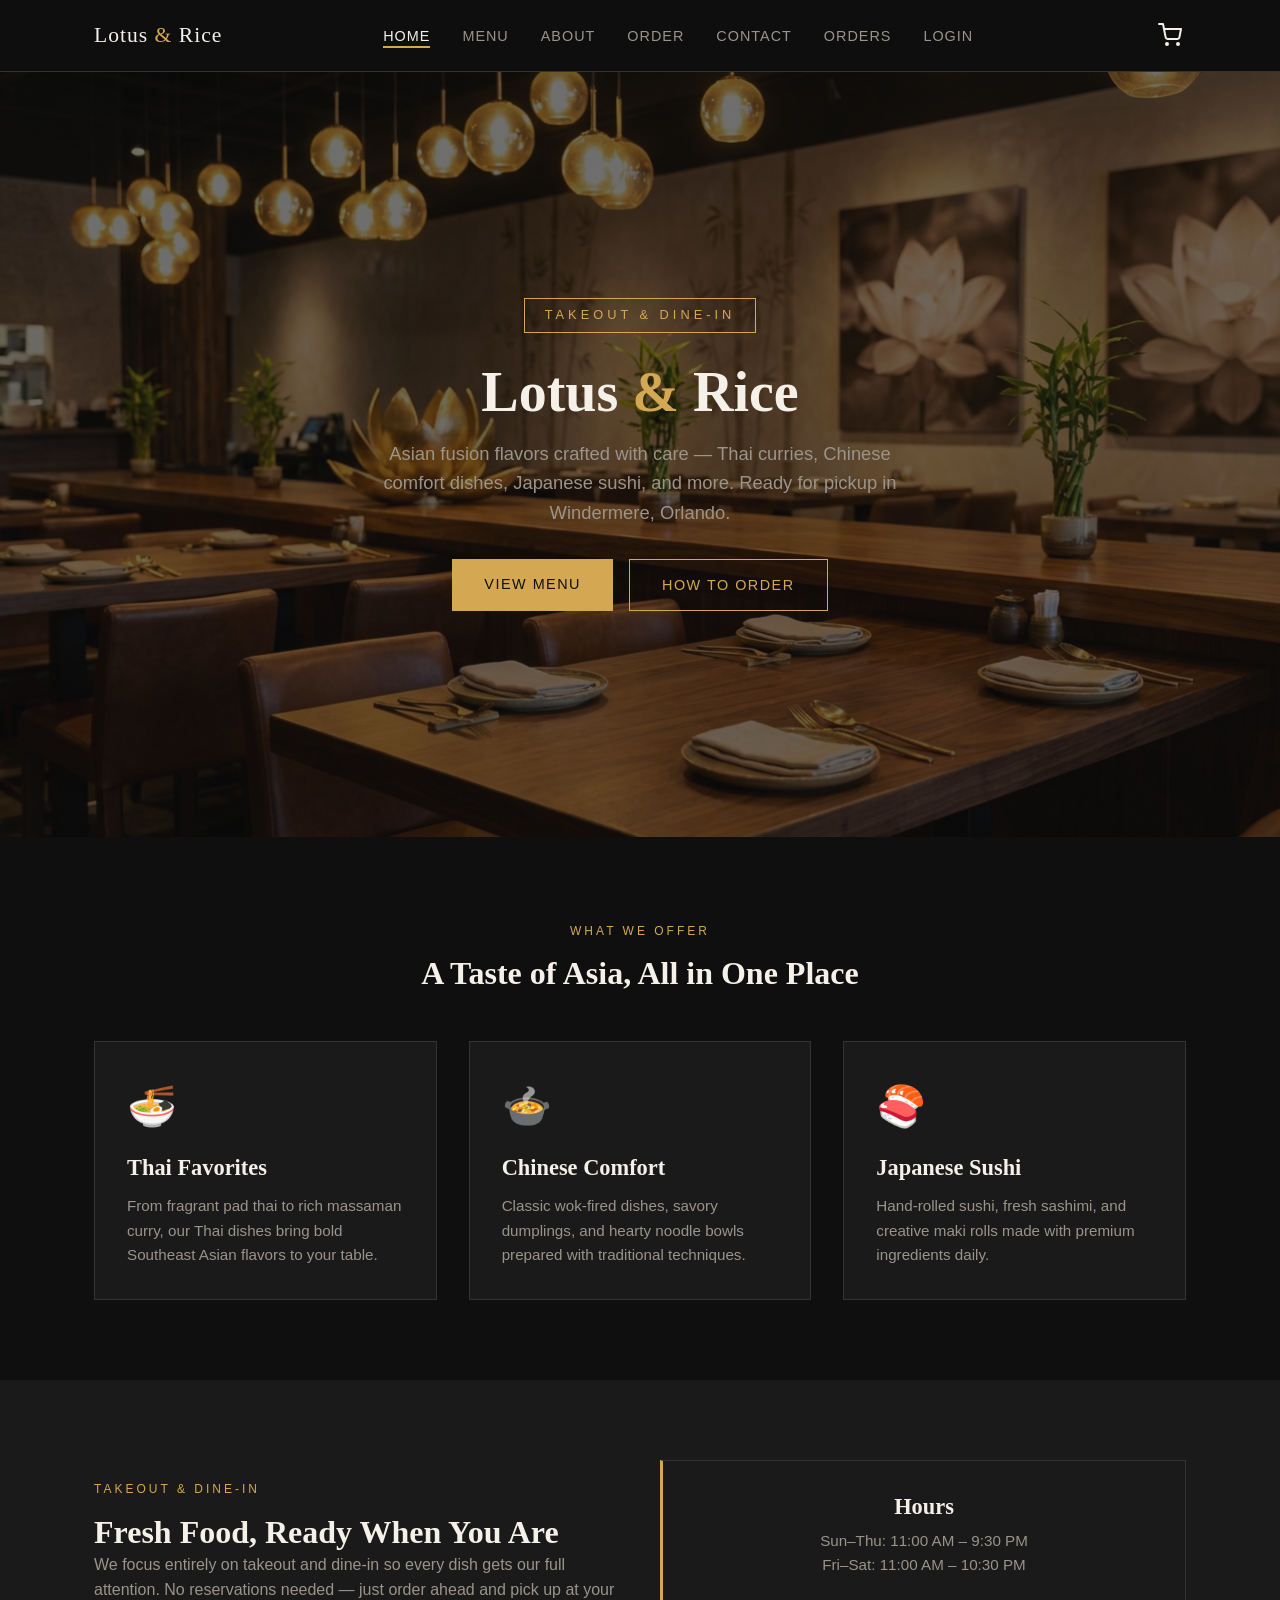
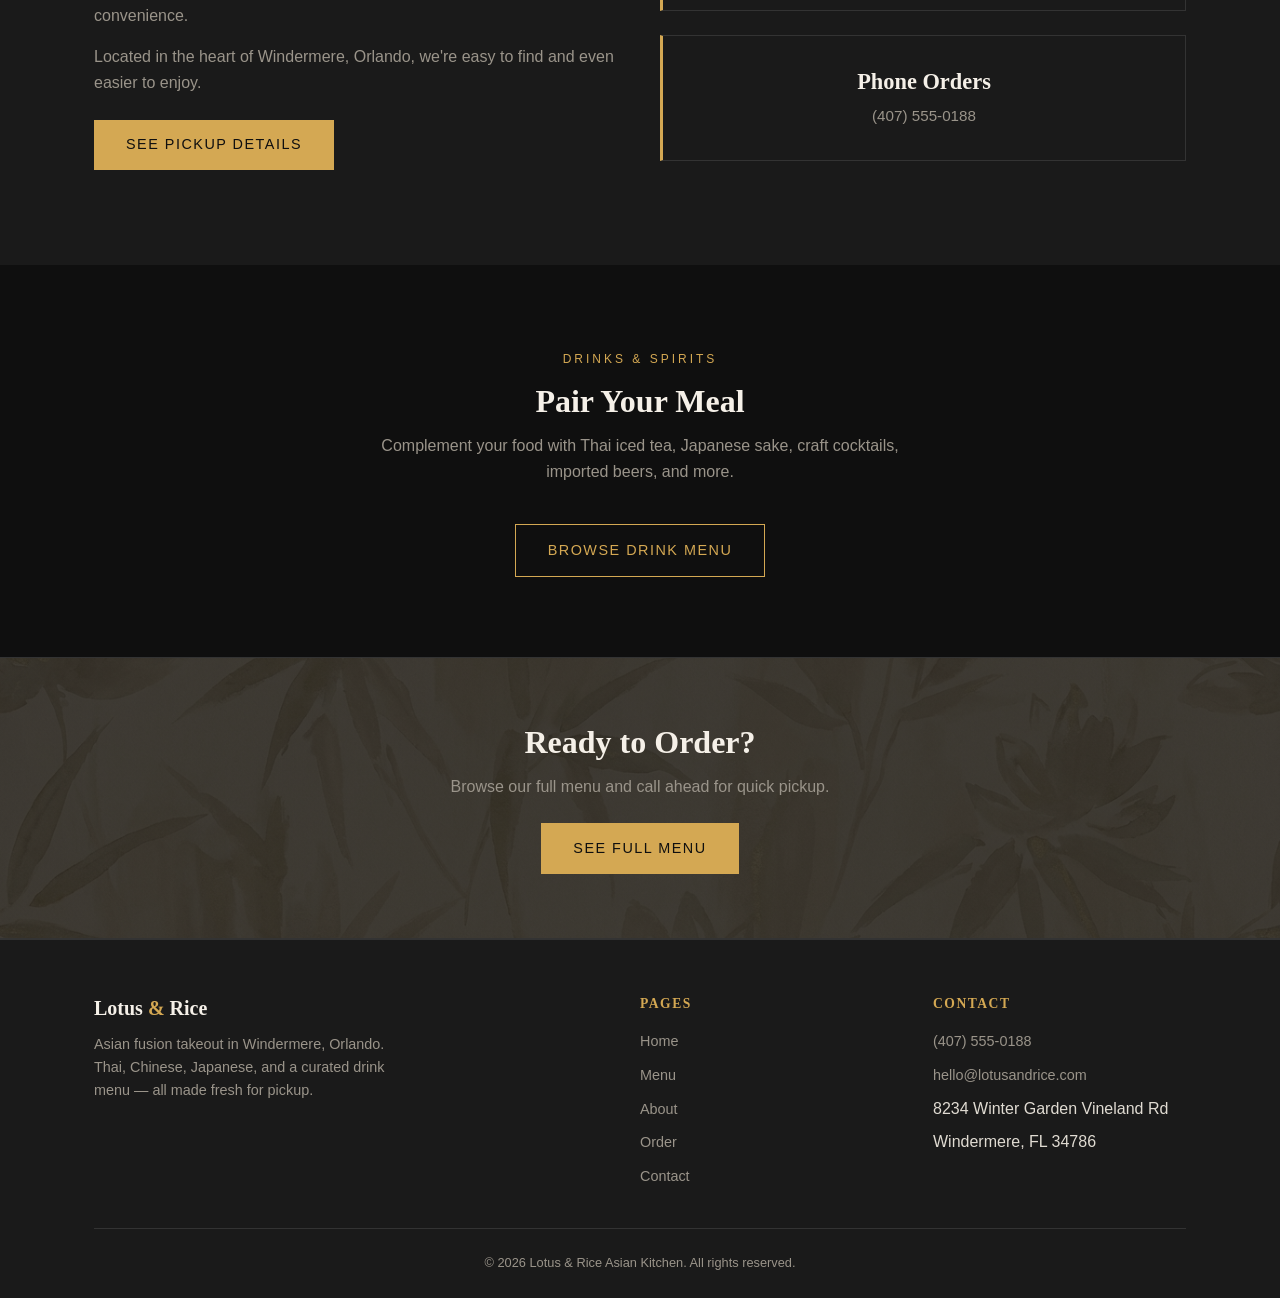
<file: index.html>
<!DOCTYPE html>
<html lang="en">
<head>
  <meta charset="UTF-8">
  <meta name="viewport" content="width=device-width, initial-scale=1.0">
  <title>Lotus &amp; Rice Asian Kitchen | Windermere, Orlando</title>
  <meta name="description" content="Asian fusion takeout in Windermere, Orlando. Thai, Chinese, Japanese sushi, and craft drinks. Order online for pickup today.">
  <link rel="stylesheet" href="styles.css">
</head>
<body>

  <!-- Navigation -->
  <nav class="nav">
    <div class="container">
      <a href="index.html" class="nav__logo">Lotus <span>&amp;</span> Rice</a>
      <ul class="nav__links" id="navLinks">
        <li><a href="index.html" class="active">Home</a></li>
        <li><a href="menu.html">Menu</a></li>
        <li><a href="about.html">About</a></li>
        <li><a href="order.html">Order</a></li>
        <li><a href="contact.html">Contact</a></li>
        <li><a href="orders.html">Orders</a></li>
      </ul>
      <button class="nav__cart" id="cartBtn" aria-label="Open cart">
        <svg width="24" height="24" viewBox="0 0 24 24" fill="none" stroke="currentColor" stroke-width="2" stroke-linecap="round" stroke-linejoin="round"><circle cx="9" cy="21" r="1"/><circle cx="20" cy="21" r="1"/><path d="M1 1h4l2.68 13.39a2 2 0 0 0 2 1.61h9.72a2 2 0 0 0 2-1.61L23 6H6"/></svg>
        <span class="nav__cart-badge" id="cartBadge" style="display:none;">0</span>
      </button>
      <button class="nav__toggle" id="navToggle" aria-label="Toggle navigation">
        <span></span><span></span><span></span>
      </button>
    </div>
  </nav>

  <!-- Hero -->
  <section class="hero">
    <div class="hero__content">
      <span class="hero__tagline">Takeout &amp; Dine-In</span>
      <h1>Lotus <span>&amp;</span> Rice</h1>
      <p class="hero__subtitle">
        Asian fusion flavors crafted with care &mdash; Thai curries, Chinese comfort dishes,
        Japanese sushi, and more. Ready for pickup in Windermere, Orlando.
      </p>
      <div class="btn-group">
        <a href="menu.html" class="btn btn--primary">View Menu</a>
        <a href="order.html" class="btn btn--outline">How to Order</a>
      </div>
    </div>
  </section>

  <!-- What We Offer -->
  <section class="section">
    <div class="container">
      <div class="text-center" style="margin-bottom: 3rem;">
        <span class="section-label">What We Offer</span>
        <h2>A Taste of Asia, All in One Place</h2>
      </div>
      <div class="grid-3">
        <div class="card">
          <div class="card__icon">&#127836;</div>
          <h3>Thai Favorites</h3>
          <p>From fragrant pad thai to rich massaman curry, our Thai dishes bring bold
             Southeast Asian flavors to your table.</p>
        </div>
        <div class="card">
          <div class="card__icon">&#127858;</div>
          <h3>Chinese Comfort</h3>
          <p>Classic wok-fired dishes, savory dumplings, and hearty noodle bowls
             prepared with traditional techniques.</p>
        </div>
        <div class="card">
          <div class="card__icon">&#127843;</div>
          <h3>Japanese Sushi</h3>
          <p>Hand-rolled sushi, fresh sashimi, and creative maki rolls made with
             premium ingredients daily.</p>
        </div>
      </div>
    </div>
  </section>

  <!-- Pickup CTA -->
  <section class="section section--alt">
    <div class="container">
      <div class="grid-2" style="align-items: center;">
        <div>
          <span class="section-label">Takeout &amp; Dine-In</span>
          <h2>Fresh Food, Ready When You Are</h2>
          <p style="color: var(--color-text-muted); margin-bottom: 1rem;">
            We focus entirely on takeout and dine-in so every dish gets our full attention.
            No reservations needed &mdash; just order ahead and pick up at your convenience.
          </p>
          <p style="color: var(--color-text-muted); margin-bottom: 1.5rem;">
            Located in the heart of Windermere, Orlando, we're easy to find and even
            easier to enjoy.
          </p>
          <a href="order.html" class="btn btn--primary">See Pickup Details</a>
        </div>
        <div style="text-align: center;">
          <div class="info-box">
            <h3>Hours</h3>
            <p>Sun&ndash;Thu: 11:00 AM &ndash; 9:30 PM</p>
            <p>Fri&ndash;Sat: 11:00 AM &ndash; 10:30 PM</p>
          </div>
          <div class="info-box">
            <h3>Phone Orders</h3>
            <p>(407) 555-0188</p>
          </div>
        </div>
      </div>
    </div>
  </section>

  <!-- Drinks -->
  <section class="section">
    <div class="container text-center">
      <span class="section-label">Drinks &amp; Spirits</span>
      <h2>Pair Your Meal</h2>
      <p style="color: var(--color-text-muted); max-width: 520px; margin: 0.75rem auto 2.5rem;">
        Complement your food with Thai iced tea, Japanese sake, craft cocktails,
        imported beers, and more.
      </p>
      <a href="menu.html#drinks" class="btn btn--outline">Browse Drink Menu</a>
    </div>
  </section>

  <!-- CTA Banner -->
  <section class="cta-banner">
    <div class="container">
      <h2>Ready to Order?</h2>
      <p>Browse our full menu and call ahead for quick pickup.</p>
      <a href="menu.html" class="btn btn--primary">See Full Menu</a>
    </div>
  </section>

  <!-- Footer -->
  <footer class="footer">
    <div class="container">
      <div class="footer__grid">
        <div class="footer__brand">
          <h3>Lotus <span>&amp;</span> Rice</h3>
          <p>Asian fusion takeout in Windermere, Orlando. Thai, Chinese, Japanese,
             and a curated drink menu &mdash; all made fresh for pickup.</p>
        </div>
        <div class="footer__col">
          <h4>Pages</h4>
          <ul>
            <li><a href="index.html">Home</a></li>
            <li><a href="menu.html">Menu</a></li>
            <li><a href="about.html">About</a></li>
            <li><a href="order.html">Order</a></li>
            <li><a href="contact.html">Contact</a></li>
          </ul>
        </div>
        <div class="footer__col">
          <h4>Contact</h4>
          <ul>
            <li><a href="tel:+14075550188">(407) 555-0188</a></li>
            <li><a href="mailto:hello@lotusandrice.com">hello@lotusandrice.com</a></li>
            <li>8234 Winter Garden Vineland Rd</li>
            <li>Windermere, FL 34786</li>
          </ul>
        </div>
      </div>
      <div class="footer__bottom">
        <p>&copy; 2026 Lotus &amp; Rice Asian Kitchen. All rights reserved.</p>
      </div>
    </div>
  </footer>

  <!-- Cart Overlay & Drawer -->
  <div class="cart-overlay" id="cartOverlay"></div>
  <aside class="cart-drawer" id="cartDrawer">
    <div class="cart-drawer__header">
      <h3>Your Cart</h3>
      <button class="cart-drawer__close" id="cartClose">&times;</button>
    </div>
    <div class="cart-drawer__body" id="cartBody"></div>
    <div class="cart-drawer__footer" id="cartFooter"></div>
  </aside>

  <script src="cart.js"></script>
  <script src="auth.js"></script>
  <script>
    document.getElementById("navToggle").addEventListener("click", function () {
      document.getElementById("navLinks").classList.toggle("open");
    });
  </script>

</body>
</html>
</file>
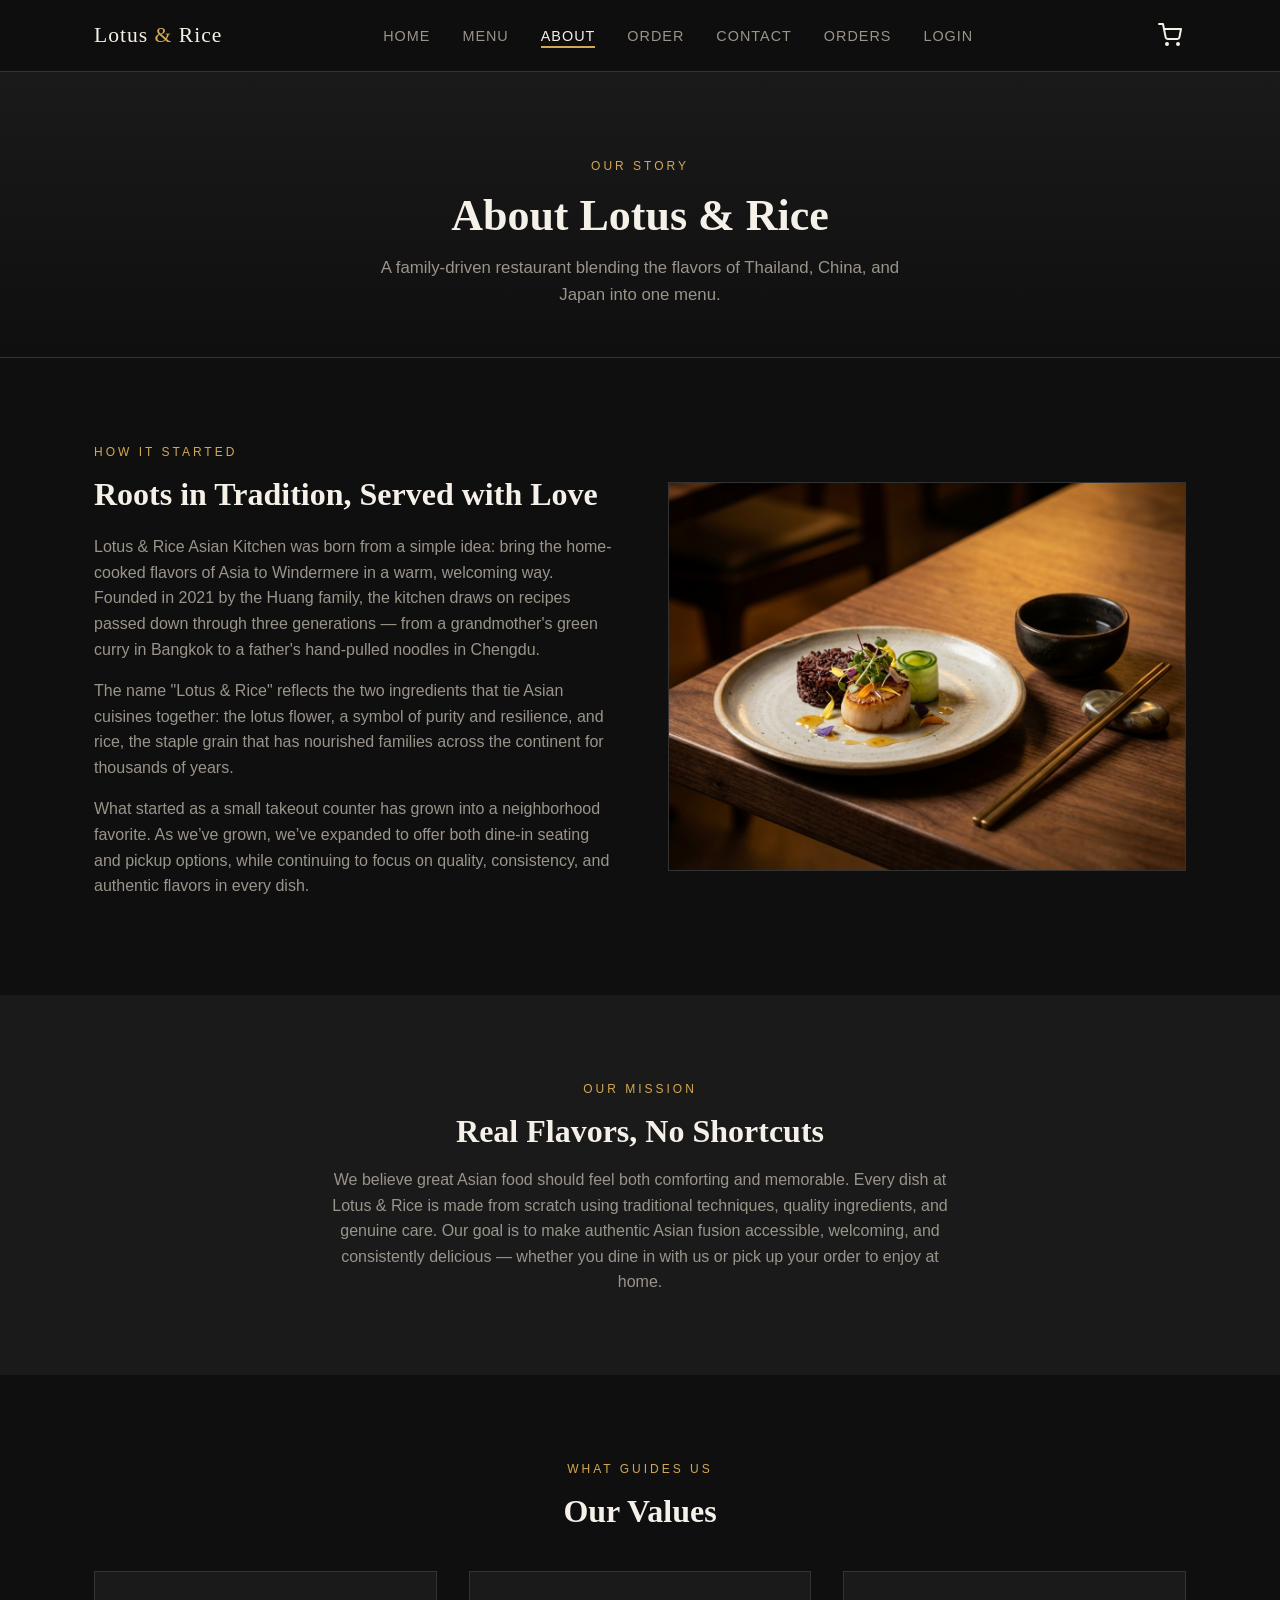
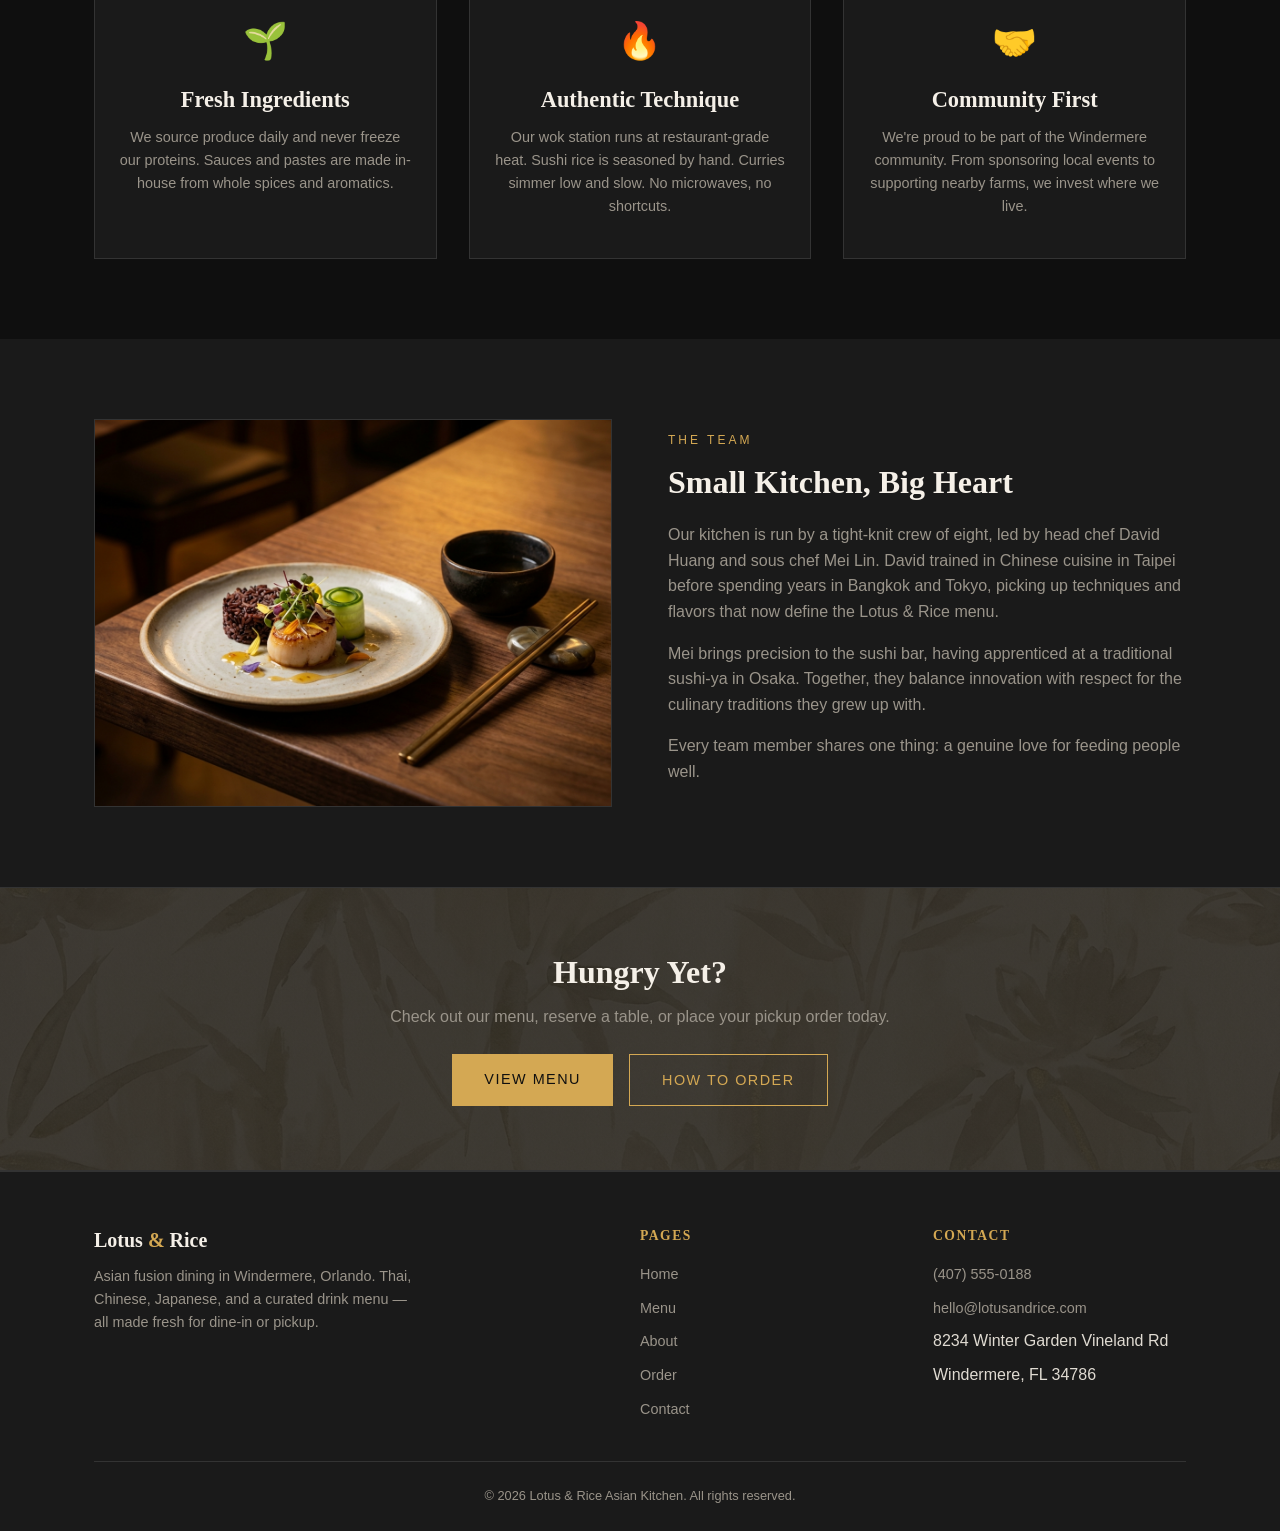
<file: about.html>
<!DOCTYPE html>
<html lang="en">
<head>
  <meta charset="UTF-8">
  <meta name="viewport" content="width=device-width, initial-scale=1.0">
  <title>About | Lotus &amp; Rice Asian Kitchen</title>
  <meta name="description" content="Learn the story behind Lotus & Rice Asian Kitchen, a family-owned Asian fusion restaurant offering dine-in and pickup in Windermere, Orlando.">
  <link rel="stylesheet" href="styles.css">
</head>
<body>

  <!-- Navigation -->
  <nav class="nav">
    <div class="container">
      <a href="index.html" class="nav__logo">Lotus <span>&amp;</span> Rice</a>
      <ul class="nav__links" id="navLinks">
        <li><a href="index.html">Home</a></li>
        <li><a href="menu.html">Menu</a></li>
        <li><a href="about.html" class="active">About</a></li>
        <li><a href="order.html">Order</a></li>
        <li><a href="contact.html">Contact</a></li>
        <li><a href="orders.html">Orders</a></li>
      </ul>
      <button class="nav__cart" id="cartBtn" aria-label="Open cart">
        <svg width="24" height="24" viewBox="0 0 24 24" fill="none" stroke="currentColor" stroke-width="2" stroke-linecap="round" stroke-linejoin="round"><circle cx="9" cy="21" r="1"/><circle cx="20" cy="21" r="1"/><path d="M1 1h4l2.68 13.39a2 2 0 0 0 2 1.61h9.72a2 2 0 0 0 2-1.61L23 6H6"/></svg>
        <span class="nav__cart-badge" id="cartBadge" style="display:none;">0</span>
      </button>
      <button class="nav__toggle" id="navToggle" aria-label="Toggle navigation">
        <span></span><span></span><span></span>
      </button>
    </div>
  </nav>

  <!-- Page Header -->
  <header class="page-header">
    <div class="container">
      <span class="section-label">Our Story</span>
      <h1>About Lotus &amp; Rice</h1>
      <p>A family-driven restaurant blending the flavors of Thailand, China, and Japan into one menu.</p>
    </div>
  </header>

  <!-- Story Section -->
  <section class="section">
    <div class="container">
      <div class="about-story">
        <div class="about-story__text">
          <span class="section-label">How It Started</span>
          <h2>Roots in Tradition, Served with Love</h2>
          <p>
            Lotus &amp; Rice Asian Kitchen was born from a simple idea: bring the home-cooked
            flavors of Asia to Windermere in a warm, welcoming way. Founded
            in 2021 by the Huang family, the kitchen draws on recipes passed down through three
            generations &mdash; from a grandmother's green curry in Bangkok to a father's
            hand-pulled noodles in Chengdu.
          </p>
          <p>
            The name "Lotus &amp; Rice" reflects the two ingredients that tie Asian cuisines
            together: the lotus flower, a symbol of purity and resilience, and rice, the staple
            grain that has nourished families across the continent for thousands of years.
          </p>
          <p>
            What started as a small takeout counter has grown into a neighborhood favorite.
            As we&rsquo;ve grown, we&rsquo;ve expanded to offer both dine-in seating and pickup options,
            while continuing to focus on quality, consistency, and authentic flavors in every dish.
          </p>
        </div>
        <div class="about-story__image">
          <img src="public/images/about.jpg" alt="Elegant Asian fusion dish at Lotus & Rice" loading="lazy">
        </div>
      </div>
    </div>
  </section>

  <!-- Mission -->
  <section class="section section--alt">
    <div class="container text-center">
      <span class="section-label">Our Mission</span>
      <h2>Real Flavors, No Shortcuts</h2>
      <p style="color: var(--color-text-muted); max-width: 640px; margin: 1rem auto 0;">
        We believe great Asian food should feel both comforting and memorable.
        Every dish at Lotus &amp; Rice is made from scratch using traditional techniques,
        quality ingredients, and genuine care. Our goal is to make authentic Asian fusion
        accessible, welcoming, and consistently delicious &mdash; whether you dine in with us
        or pick up your order to enjoy at home.
      </p>
    </div>
  </section>

  <!-- Values -->
  <section class="section">
    <div class="container">
      <div class="text-center" style="margin-bottom: 2rem;">
        <span class="section-label">What Guides Us</span>
        <h2>Our Values</h2>
      </div>
      <div class="values-grid">
        <div class="value-card">
          <div class="value-card__icon">&#127793;</div>
          <h3>Fresh Ingredients</h3>
          <p>We source produce daily and never freeze our proteins. Sauces and pastes are made
             in-house from whole spices and aromatics.</p>
        </div>
        <div class="value-card">
          <div class="value-card__icon">&#128293;</div>
          <h3>Authentic Technique</h3>
          <p>Our wok station runs at restaurant-grade heat. Sushi rice is seasoned by hand.
             Curries simmer low and slow. No microwaves, no shortcuts.</p>
        </div>
        <div class="value-card">
          <div class="value-card__icon">&#129309;</div>
          <h3>Community First</h3>
          <p>We're proud to be part of the Windermere community. From sponsoring local
             events to supporting nearby farms, we invest where we live.</p>
        </div>
      </div>
    </div>
  </section>

  <!-- The Team -->
  <section class="section section--alt">
    <div class="container">
      <div class="about-story">
        <div class="about-story__image">
          <img src="public/images/about.jpg" alt="The Lotus & Rice kitchen team" loading="lazy">
        </div>
        <div class="about-story__text">
          <span class="section-label">The Team</span>
          <h2>Small Kitchen, Big Heart</h2>
          <p>
            Our kitchen is run by a tight-knit crew of eight, led by head chef David Huang
            and sous chef Mei Lin. David trained in Chinese cuisine in Taipei before
            spending years in Bangkok and Tokyo, picking up techniques and flavors that now
            define the Lotus &amp; Rice menu.
          </p>
          <p>
            Mei brings precision to the sushi bar, having apprenticed at a traditional
            sushi-ya in Osaka. Together, they balance innovation with respect for the
            culinary traditions they grew up with.
          </p>
          <p>
            Every team member shares one thing: a genuine love for feeding people well.
          </p>
        </div>
      </div>
    </div>
  </section>

  <!-- CTA Banner -->
  <section class="cta-banner">
    <div class="container">
      <h2>Hungry Yet?</h2>
      <p>Check out our menu, reserve a table, or place your pickup order today.</p>
      <div class="btn-group">
        <a href="menu.html" class="btn btn--primary">View Menu</a>
        <a href="order.html" class="btn btn--outline">How to Order</a>
      </div>
    </div>
  </section>

  <!-- Footer -->
  <footer class="footer">
    <div class="container">
      <div class="footer__grid">
        <div class="footer__brand">
          <h3>Lotus <span>&amp;</span> Rice</h3>
          <p>Asian fusion dining in Windermere, Orlando. Thai, Chinese, Japanese,
             and a curated drink menu &mdash; all made fresh for dine-in or pickup.</p>
        </div>
        <div class="footer__col">
          <h4>Pages</h4>
          <ul>
            <li><a href="index.html">Home</a></li>
            <li><a href="menu.html">Menu</a></li>
            <li><a href="about.html">About</a></li>
            <li><a href="order.html">Order</a></li>
            <li><a href="contact.html">Contact</a></li>
          </ul>
        </div>
        <div class="footer__col">
          <h4>Contact</h4>
          <ul>
            <li><a href="tel:+14075550188">(407) 555-0188</a></li>
            <li><a href="mailto:hello@lotusandrice.com">hello@lotusandrice.com</a></li>
            <li>8234 Winter Garden Vineland Rd</li>
            <li>Windermere, FL 34786</li>
          </ul>
        </div>
      </div>
      <div class="footer__bottom">
        <p>&copy; 2026 Lotus &amp; Rice Asian Kitchen. All rights reserved.</p>
      </div>
    </div>
  </footer>

  <!-- Cart Overlay & Drawer -->
  <div class="cart-overlay" id="cartOverlay"></div>
  <aside class="cart-drawer" id="cartDrawer">
    <div class="cart-drawer__header">
      <h3>Your Cart</h3>
      <button class="cart-drawer__close" id="cartClose">&times;</button>
    </div>
    <div class="cart-drawer__body" id="cartBody"></div>
    <div class="cart-drawer__footer" id="cartFooter"></div>
  </aside>

  <script src="cart.js"></script>
  <script src="auth.js"></script>
  <script>
    document.getElementById("navToggle").addEventListener("click", function () {
      document.getElementById("navLinks").classList.toggle("open");
    });
  </script>

</body>
</html>
</file>
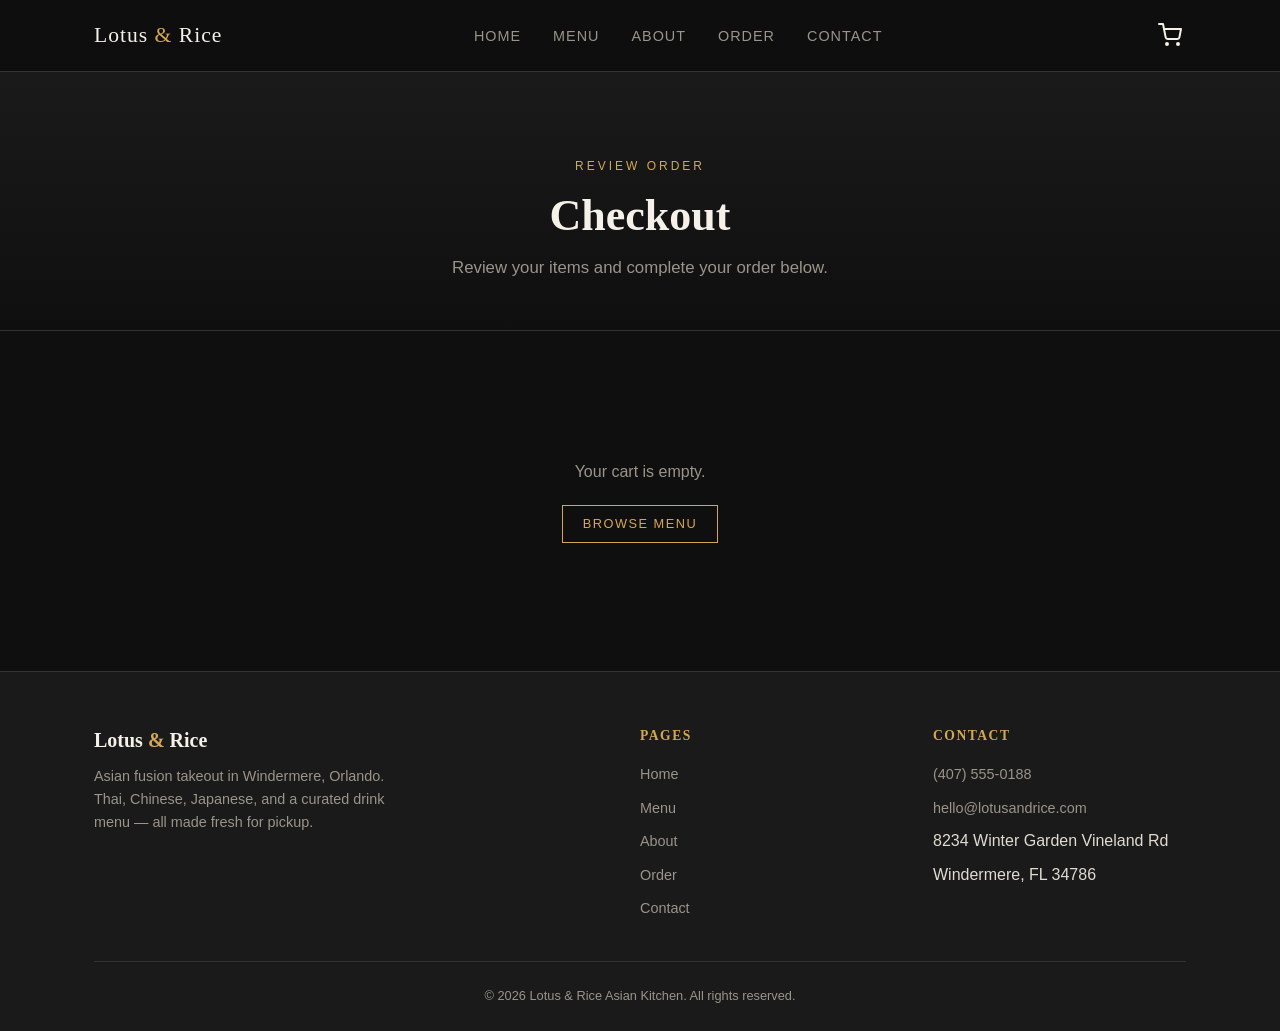
<file: checkout.html>
<!DOCTYPE html>
<html lang="en">
<head>
  <meta charset="UTF-8">
  <meta name="viewport" content="width=device-width, initial-scale=1.0">
  <title>Checkout | Lotus &amp; Rice Asian Kitchen</title>
  <meta name="description" content="Review your order and checkout at Lotus & Rice Asian Kitchen.">
  <link rel="stylesheet" href="styles.css">
</head>
<body>

  <!-- Navigation -->
  <nav class="nav">
    <div class="container">
      <a href="index.html" class="nav__logo">Lotus <span>&amp;</span> Rice</a>
      <ul class="nav__links" id="navLinks">
        <li><a href="index.html">Home</a></li>
        <li><a href="menu.html">Menu</a></li>
        <li><a href="about.html">About</a></li>
        <li><a href="order.html">Order</a></li>
        <li><a href="contact.html">Contact</a></li>
      </ul>
      <button class="nav__cart" id="cartBtn" aria-label="Open cart">
        <svg width="24" height="24" viewBox="0 0 24 24" fill="none" stroke="currentColor" stroke-width="2" stroke-linecap="round" stroke-linejoin="round"><circle cx="9" cy="21" r="1"/><circle cx="20" cy="21" r="1"/><path d="M1 1h4l2.68 13.39a2 2 0 0 0 2 1.61h9.72a2 2 0 0 0 2-1.61L23 6H6"/></svg>
        <span class="nav__cart-badge" id="cartBadge" style="display:none;">0</span>
      </button>
      <button class="nav__toggle" id="navToggle" aria-label="Toggle navigation">
        <span></span><span></span><span></span>
      </button>
    </div>
  </nav>

  <!-- Page Header -->
  <header class="page-header">
    <div class="container">
      <span class="section-label">Review Order</span>
      <h1>Checkout</h1>
      <p>Review your items and complete your order below.</p>
    </div>
  </header>

  <!-- Checkout Content -->
  <section class="section">
    <div class="container">
      <div id="checkoutContent"></div>
    </div>
  </section>

  <!-- Footer -->
  <footer class="footer">
    <div class="container">
      <div class="footer__grid">
        <div class="footer__brand">
          <h3>Lotus <span>&amp;</span> Rice</h3>
          <p>Asian fusion takeout in Windermere, Orlando. Thai, Chinese, Japanese,
             and a curated drink menu &mdash; all made fresh for pickup.</p>
        </div>
        <div class="footer__col">
          <h4>Pages</h4>
          <ul>
            <li><a href="index.html">Home</a></li>
            <li><a href="menu.html">Menu</a></li>
            <li><a href="about.html">About</a></li>
            <li><a href="order.html">Order</a></li>
            <li><a href="contact.html">Contact</a></li>
          </ul>
        </div>
        <div class="footer__col">
          <h4>Contact</h4>
          <ul>
            <li><a href="tel:+14075550188">(407) 555-0188</a></li>
            <li><a href="mailto:hello@lotusandrice.com">hello@lotusandrice.com</a></li>
            <li>8234 Winter Garden Vineland Rd</li>
            <li>Windermere, FL 34786</li>
          </ul>
        </div>
      </div>
      <div class="footer__bottom">
        <p>&copy; 2026 Lotus &amp; Rice Asian Kitchen. All rights reserved.</p>
      </div>
    </div>
  </footer>

  <!-- Cart Overlay & Drawer -->
  <div class="cart-overlay" id="cartOverlay"></div>
  <aside class="cart-drawer" id="cartDrawer">
    <div class="cart-drawer__header">
      <h3>Your Cart</h3>
      <button class="cart-drawer__close" id="cartClose">&times;</button>
    </div>
    <div class="cart-drawer__body" id="cartBody"></div>
    <div class="cart-drawer__footer" id="cartFooter"></div>
  </aside>

  <script src="cart.js"></script>
  <script>
    document.getElementById("navToggle").addEventListener("click", function () {
      document.getElementById("navLinks").classList.toggle("open");
    });
  </script>

</body>
</html>
</file>
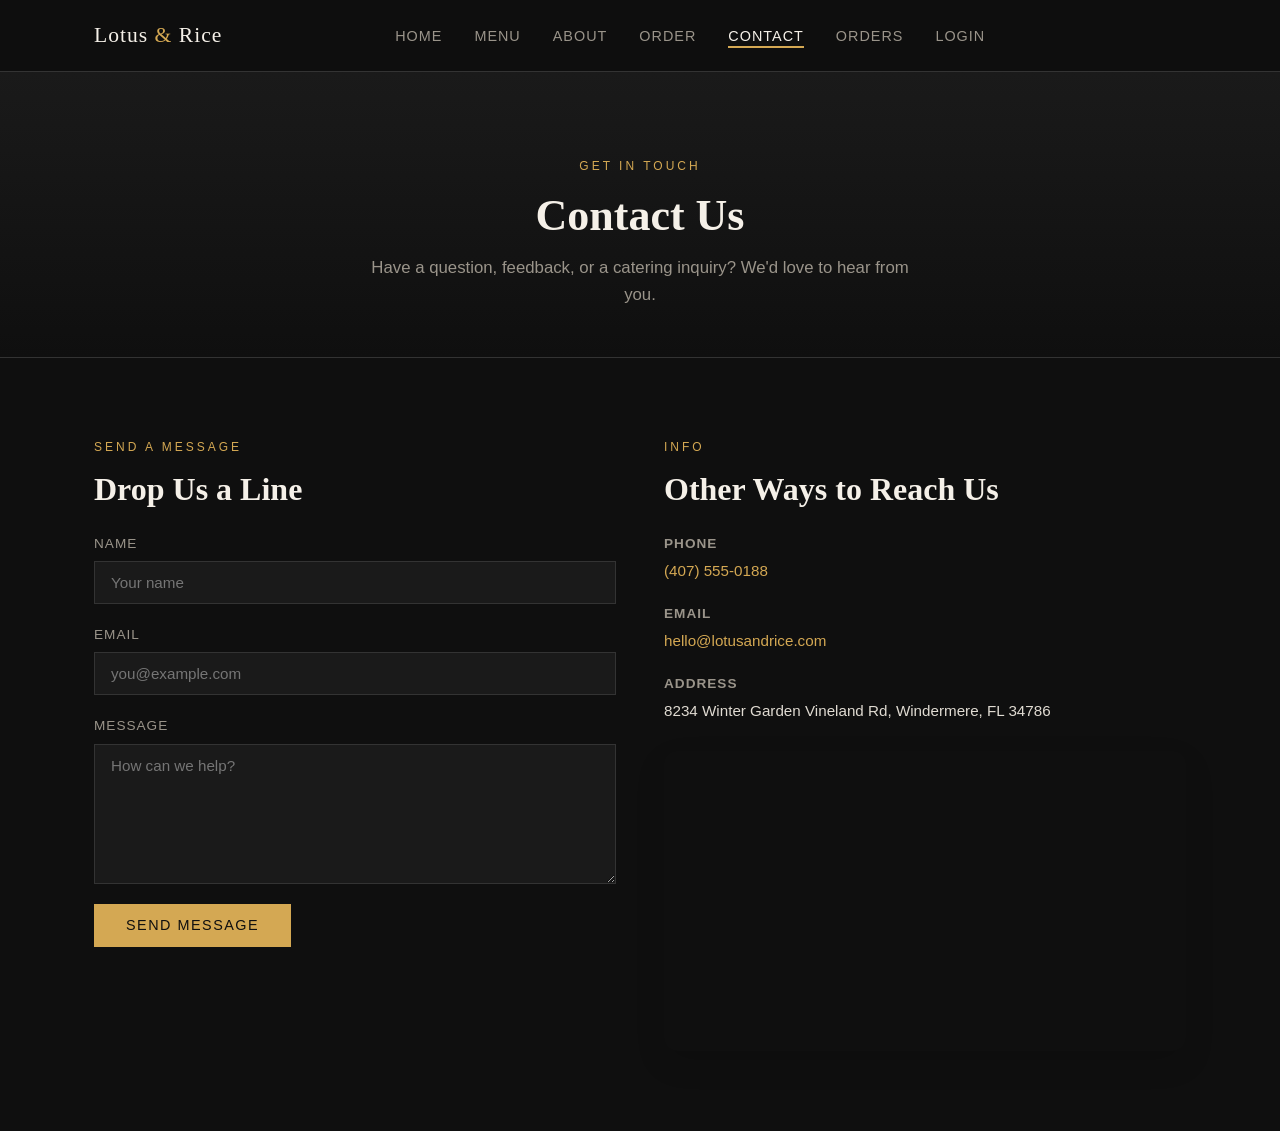
<file: contact.html>
<!DOCTYPE html>
<html lang="en">
<head>
  <meta charset="UTF-8">
  <meta name="viewport" content="width=device-width, initial-scale=1.0">
  <title>Contact | Lotus &amp; Rice Asian Kitchen</title>
  <meta name="description" content="Get in touch with Lotus & Rice Asian Kitchen. Questions, catering inquiries, or feedback — we'd love to hear from you.">
  <link rel="stylesheet" href="styles.css">
</head>
<body>

  <!-- Navigation -->
  <nav class="nav">
    <div class="container">
      <a href="index.html" class="nav__logo">Lotus <span>&amp;</span> Rice</a>
      <ul class="nav__links" id="navLinks">
        <li><a href="index.html">Home</a></li>
        <li><a href="menu.html">Menu</a></li>
        <li><a href="about.html">About</a></li>
        <li><a href="order.html">Order</a></li>
        <li><a href="contact.html" class="active">Contact</a></li>
        <li><a href="orders.html">Orders</a></li>
      </ul>
      <button class="nav__cart" id="cartBtn" aria-label="Open cart">
        <span class="nav__cart-badge" id="cartBadge" style="display:none;">0</span>
      </button>
      <button class="nav__toggle" id="navToggle">
        <span></span><span></span><span></span>
      </button>
    </div>
  </nav>

  <!-- Header -->
  <header class="page-header">
    <div class="container">
      <span class="section-label">Get in Touch</span>
      <h1>Contact Us</h1>
      <p>Have a question, feedback, or a catering inquiry? We'd love to hear from you.</p>
    </div>
  </header>

  <!-- Contact Section -->
  <section class="section">
    <div class="container">
      <div class="contact-grid">

        <!-- Form -->
        <div class="contact-col">
          <span class="section-label">Send a Message</span>
          <h2 style="margin-bottom: 1.5rem;">Drop Us a Line</h2>

          <form class="contact-form" onsubmit="handleSubmit(event)">
            <div class="form-group">
              <label for="contactName">Name</label>
              <input type="text" id="contactName" name="name" placeholder="Your name" required>
            </div>
            <div class="form-group">
              <label for="contactEmail">Email</label>
              <input type="email" id="contactEmail" name="email" placeholder="you@example.com" required>
            </div>
            <div class="form-group">
              <label for="contactMessage">Message</label>
              <textarea id="contactMessage" name="message" placeholder="How can we help?" required></textarea>
            </div>
            <button type="submit" class="btn btn--primary" style="align-self: flex-start;">Send Message</button>
            <p id="formConfirmation" style="display:none; color: var(--color-gold); margin-top: 0.5rem;">
              Thank you! We'll get back to you soon.
            </p>
          </form>
        </div>

        <!-- Info -->
        <div class="contact-col">
          <span class="section-label">Info</span>
          <h2 style="margin-bottom: 1.5rem;">Other Ways to Reach Us</h2>

          <div class="contact-info-simple">
            <div class="contact-info-simple__item">
              <strong>Phone</strong>
              <p><a href="tel:+14075550188">(407) 555-0188</a></p>
            </div>
            <div class="contact-info-simple__item">
              <strong>Email</strong>
              <p><a href="mailto:hello@lotusandrice.com">hello@lotusandrice.com</a></p>
            </div>
            <div class="contact-info-simple__item">
              <strong>Address</strong>
              <p>8234 Winter Garden Vineland Rd, Windermere, FL 34786</p>
            </div>
          </div>

          <!-- ✅ 地图（已替换） -->
          <div class="map-container">
            <iframe
              src="https://www.google.com/maps?q=8234+Winter+Garden+Vineland+Rd,+Windermere,+FL+34786&output=embed"
              width="100%"
              height="300"
              style="border:0;"
              allowfullscreen=""
              loading="lazy">
            </iframe>
          </div>

        </div>

      </div>
    </div>
  </section>

  <script src="auth.js"></script>
  <script>
    function handleSubmit(e) {
      e.preventDefault();
      document.getElementById("formConfirmation").style.display = "block";
    }

    document.getElementById("navToggle").onclick = () => {
      document.getElementById("navLinks").classList.toggle("open");
    };
  </script>

</body>
</html>
</file>
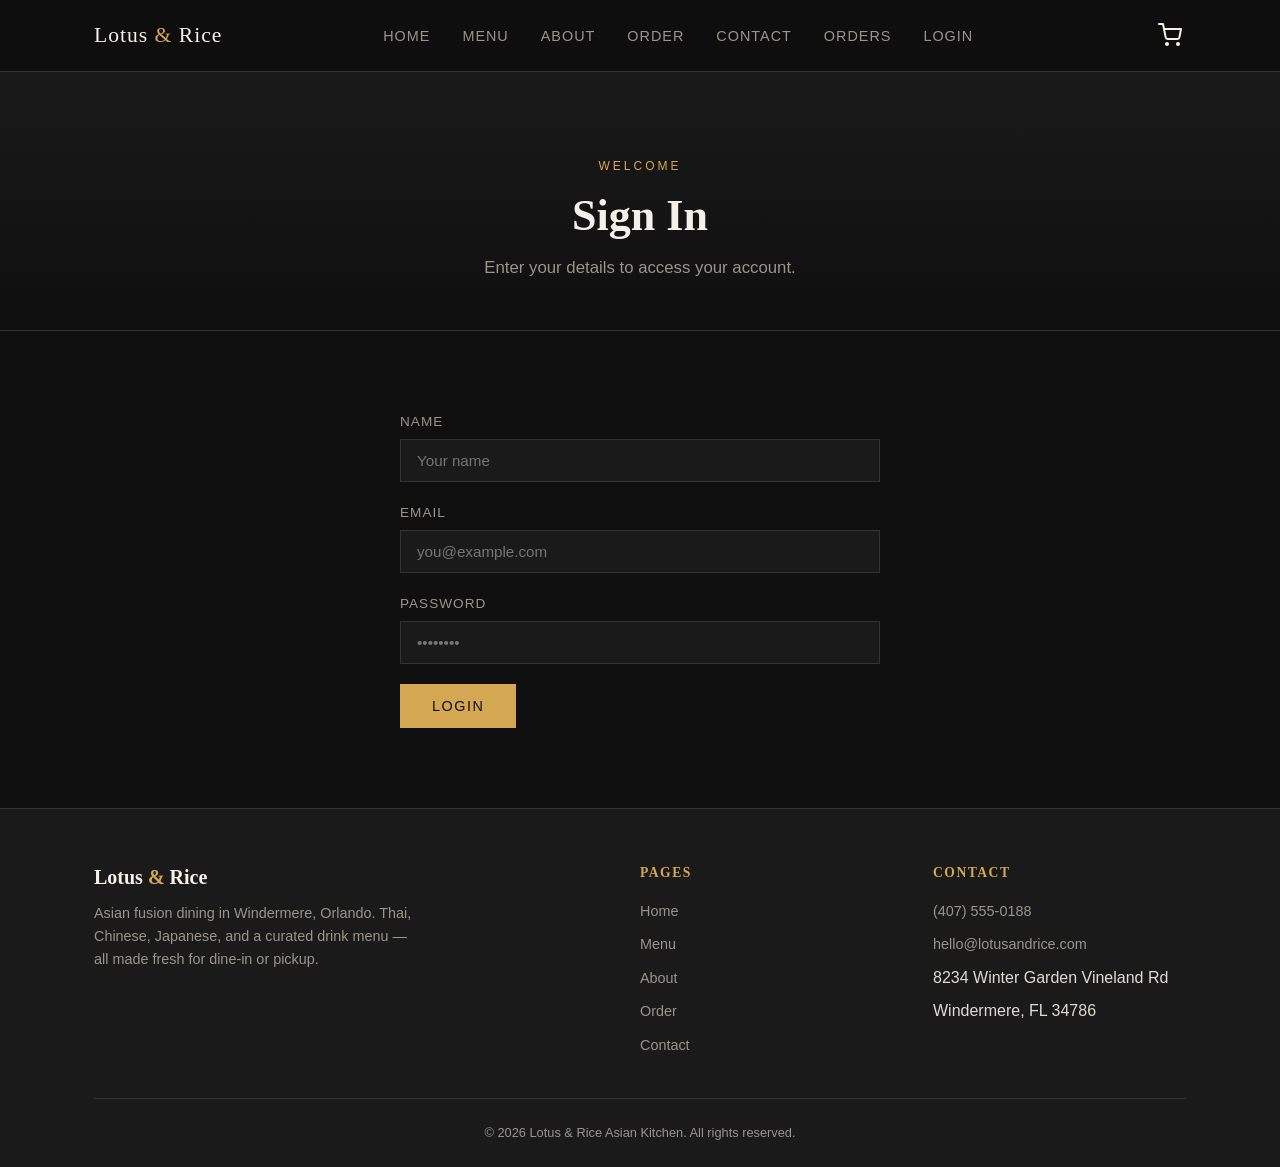
<file: login.html>
<!DOCTYPE html>
<html lang="en">
<head>
  <meta charset="UTF-8">
  <meta name="viewport" content="width=device-width, initial-scale=1.0">
  <title>Login | Lotus &amp; Rice Asian Kitchen</title>
  <meta name="description" content="Sign in to your Lotus & Rice account.">
  <link rel="stylesheet" href="styles.css">
  <script>
    if (localStorage.getItem('lr_name')) {
      window.location.replace('index.html');
    }
  </script>
</head>
<body>

  <!-- Navigation -->
  <nav class="nav">
    <div class="container">
      <a href="index.html" class="nav__logo">Lotus <span>&amp;</span> Rice</a>
      <ul class="nav__links" id="navLinks">
        <li><a href="index.html">Home</a></li>
        <li><a href="menu.html">Menu</a></li>
        <li><a href="about.html">About</a></li>
        <li><a href="order.html">Order</a></li>
        <li><a href="contact.html">Contact</a></li>
        <li><a href="orders.html">Orders</a></li>
      </ul>
      <button class="nav__cart" id="cartBtn" aria-label="Open cart">
        <svg width="24" height="24" viewBox="0 0 24 24" fill="none" stroke="currentColor" stroke-width="2" stroke-linecap="round" stroke-linejoin="round"><circle cx="9" cy="21" r="1"/><circle cx="20" cy="21" r="1"/><path d="M1 1h4l2.68 13.39a2 2 0 0 0 2 1.61h9.72a2 2 0 0 0 2-1.61L23 6H6"/></svg>
        <span class="nav__cart-badge" id="cartBadge" style="display:none;">0</span>
      </button>
      <button class="nav__toggle" id="navToggle" aria-label="Toggle navigation">
        <span></span><span></span><span></span>
      </button>
    </div>
  </nav>

  <!-- Page Header -->
  <header class="page-header">
    <div class="container">
      <span class="section-label">Welcome</span>
      <h1>Sign In</h1>
      <p>Enter your details to access your account.</p>
    </div>
  </header>

  <!-- Login Form -->
  <section class="section">
    <div class="container">
      <div class="login-wrapper">
        <form class="contact-form" id="loginForm" novalidate>
          <div class="form-group">
            <label for="loginName">Name</label>
            <input type="text" id="loginName" name="name" placeholder="Your name" required>
          </div>
          <div class="form-group">
            <label for="loginEmail">Email</label>
            <input type="email" id="loginEmail" name="email" placeholder="you@example.com" required>
          </div>
          <div class="form-group">
            <label for="loginPassword">Password</label>
            <input type="password" id="loginPassword" name="password" placeholder="&bull;&bull;&bull;&bull;&bull;&bull;&bull;&bull;" required>
          </div>
          <button type="submit" class="btn btn--primary" style="align-self: flex-start;">Login</button>
          <p id="loginError" style="display:none; color: #c0392b; margin-top: 0.5rem;">
            Please fill in all fields.
          </p>
        </form>
      </div>
    </div>
  </section>

  <!-- Footer -->
  <footer class="footer">
    <div class="container">
      <div class="footer__grid">
        <div class="footer__brand">
          <h3>Lotus <span>&amp;</span> Rice</h3>
          <p>Asian fusion dining in Windermere, Orlando. Thai, Chinese, Japanese,
            and a curated drink menu &mdash; all made fresh for dine-in or pickup.</p>
        </div>
        <div class="footer__col">
          <h4>Pages</h4>
          <ul>
            <li><a href="index.html">Home</a></li>
            <li><a href="menu.html">Menu</a></li>
            <li><a href="about.html">About</a></li>
            <li><a href="order.html">Order</a></li>
            <li><a href="contact.html">Contact</a></li>
          </ul>
        </div>
        <div class="footer__col">
          <h4>Contact</h4>
          <ul>
            <li><a href="tel:+14075550188">(407) 555-0188</a></li>
            <li><a href="mailto:hello@lotusandrice.com">hello@lotusandrice.com</a></li>
            <li>8234 Winter Garden Vineland Rd</li>
            <li>Windermere, FL 34786</li>
          </ul>
        </div>
      </div>
      <div class="footer__bottom">
        <p>&copy; 2026 Lotus &amp; Rice Asian Kitchen. All rights reserved.</p>
      </div>
    </div>
  </footer>

  <!-- Cart Overlay & Drawer -->
  <div class="cart-overlay" id="cartOverlay"></div>
  <aside class="cart-drawer" id="cartDrawer">
    <div class="cart-drawer__header">
      <h3>Your Cart</h3>
      <button class="cart-drawer__close" id="cartClose">&times;</button>
    </div>
    <div class="cart-drawer__body" id="cartBody"></div>
    <div class="cart-drawer__footer" id="cartFooter"></div>
  </aside>

  <script src="cart.js"></script>
  <script src="auth.js"></script>
  <script>
    document.getElementById("navToggle").addEventListener("click", function () {
      document.getElementById("navLinks").classList.toggle("open");
    });

    document.getElementById("loginForm").addEventListener("submit", function (e) {
      e.preventDefault();
      var name = document.getElementById("loginName").value.trim();
      var email = document.getElementById("loginEmail").value.trim();
      var password = document.getElementById("loginPassword").value;
      if (!name || !email || !password) {
        document.getElementById("loginError").style.display = "block";
        return;
      }
      localStorage.setItem("lr_name", name);
      localStorage.setItem("lr_email", email);
      window.location.href = "index.html";
    });
  </script>

</body>
</html>
</file>
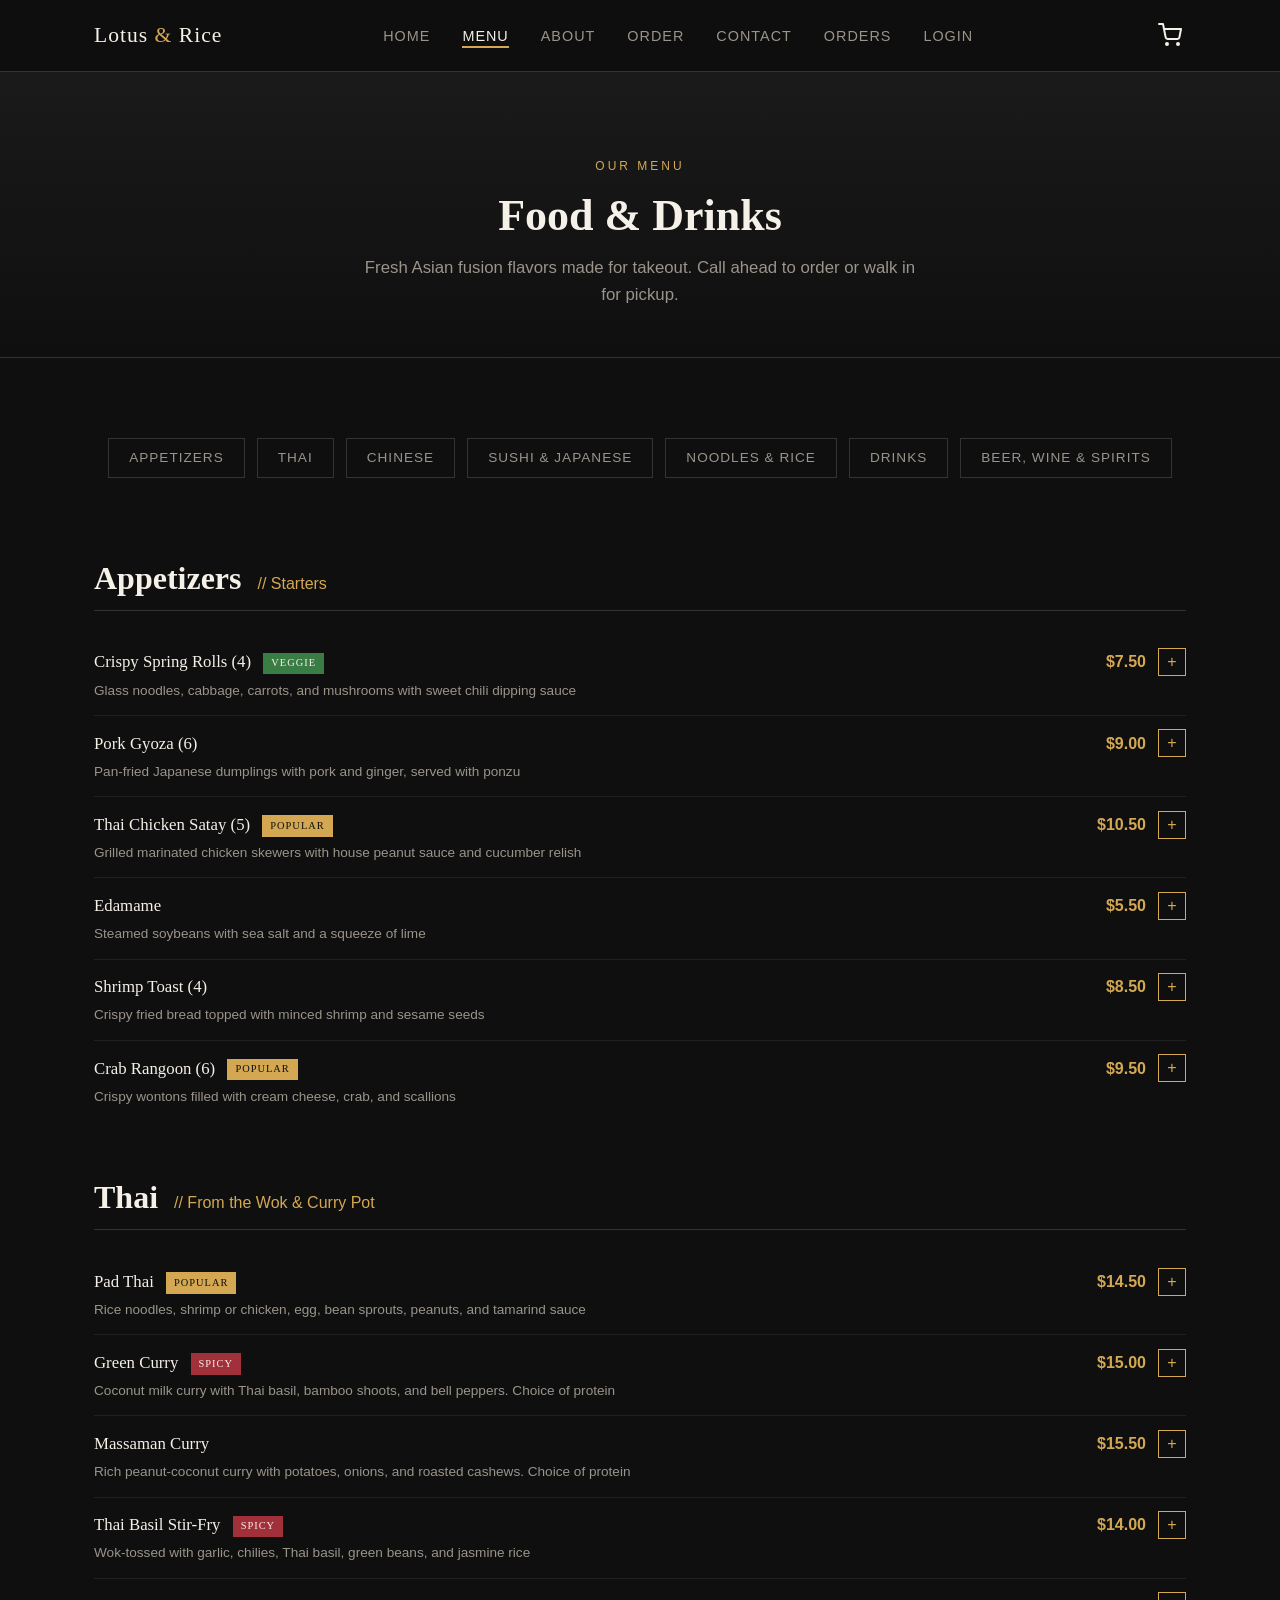
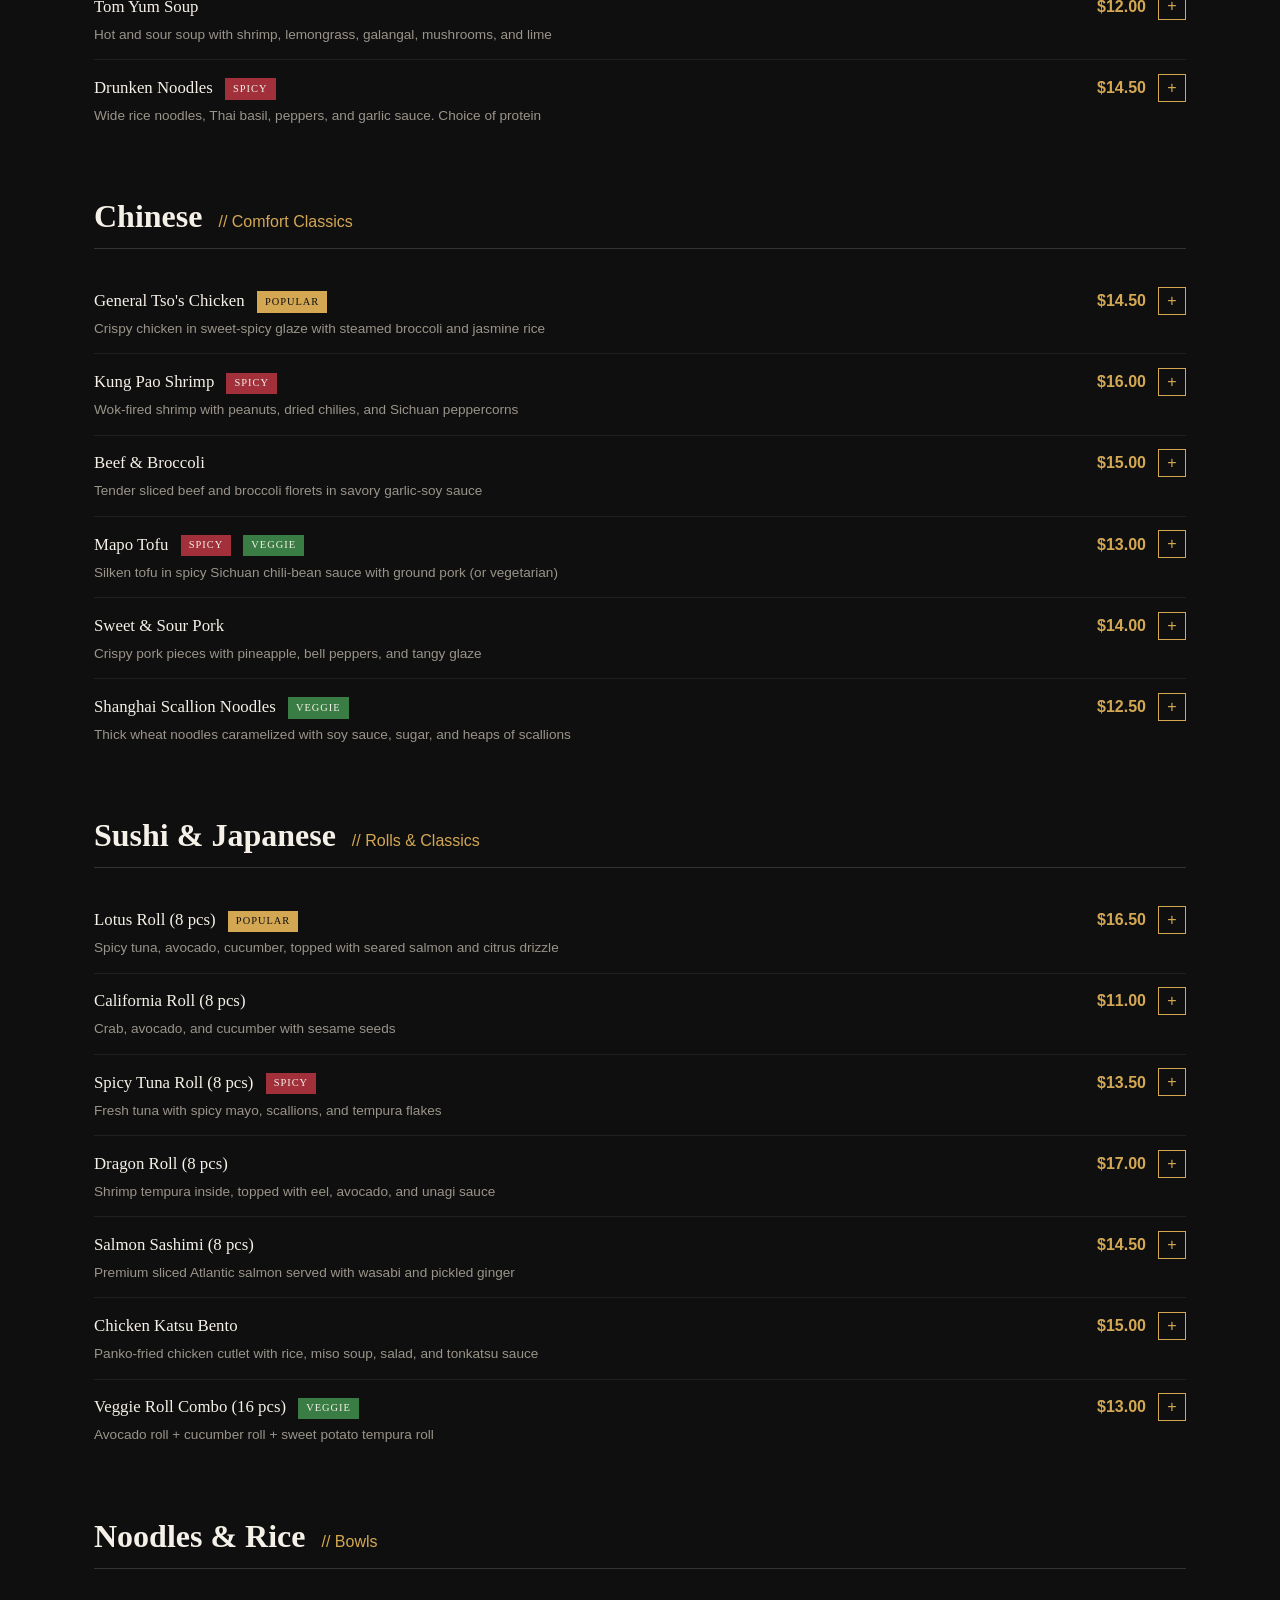
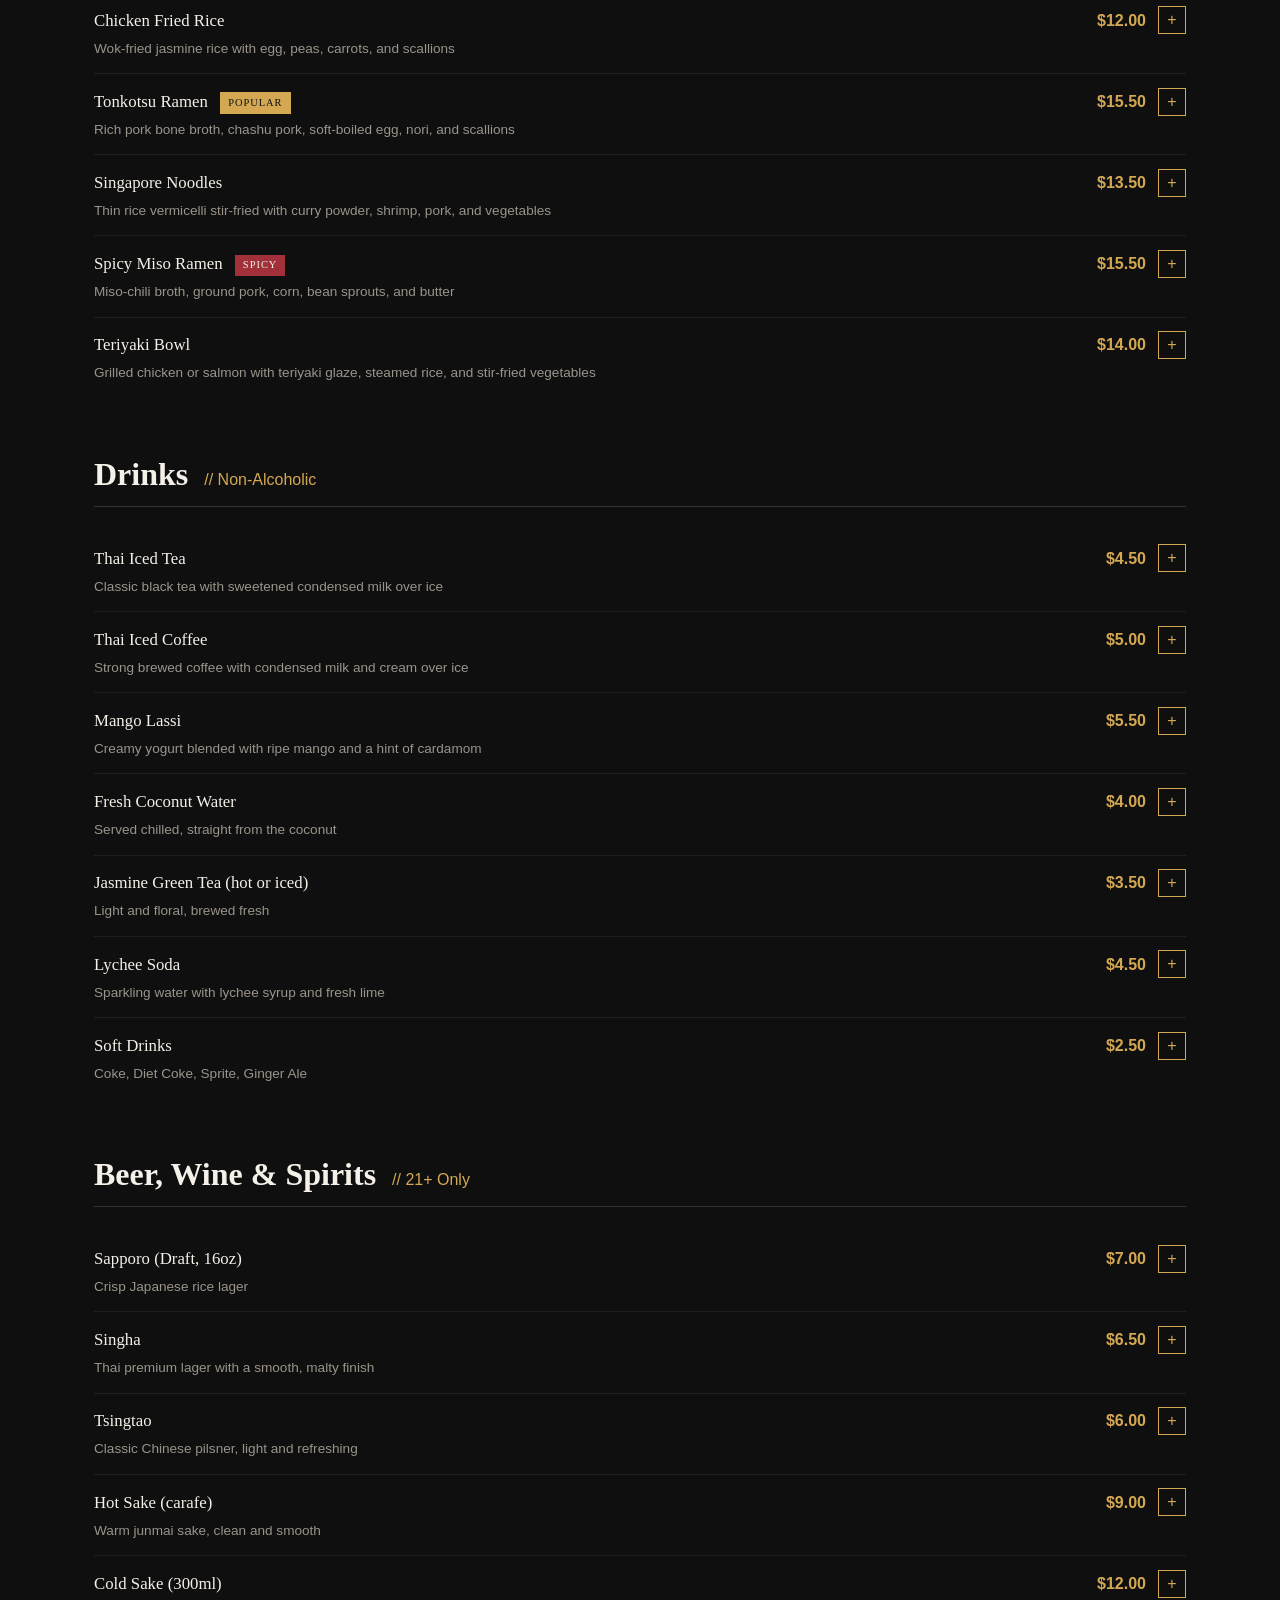
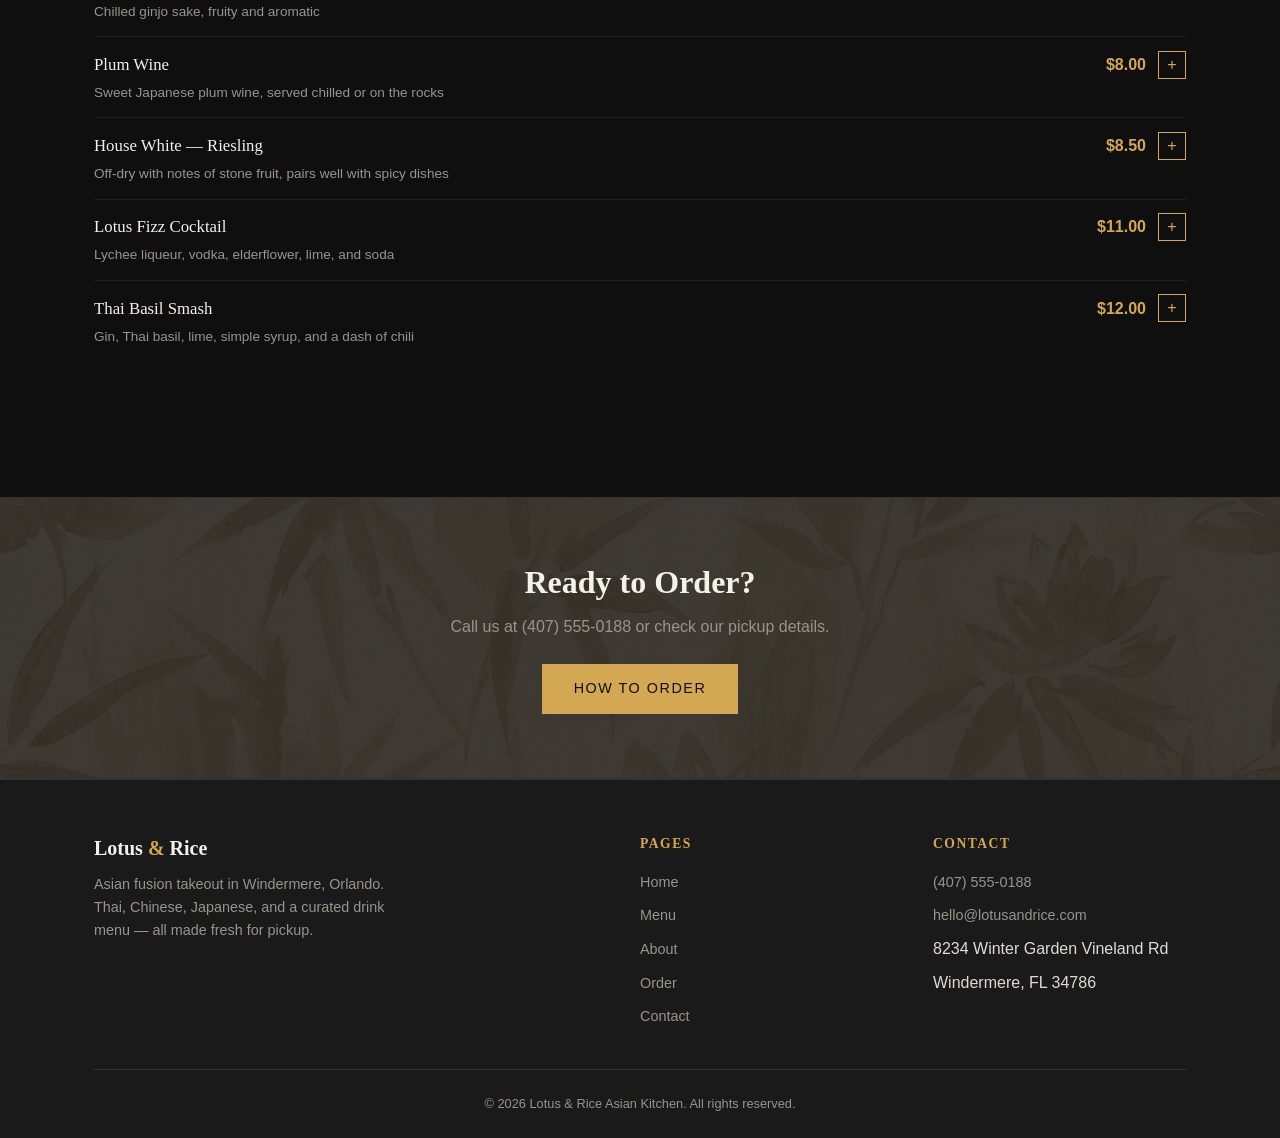
<file: menu.html>
<!DOCTYPE html>
<html lang="en">
<head>
  <meta charset="UTF-8">
  <meta name="viewport" content="width=device-width, initial-scale=1.0">
  <title>Menu | Lotus &amp; Rice Asian Kitchen</title>
  <meta name="description" content="Explore the full menu at Lotus & Rice. Thai curries, Chinese wok dishes, Japanese sushi rolls, appetizers, and a full drink menu.">
  <link rel="stylesheet" href="styles.css">
</head>
<body>

  <!-- Navigation -->
  <nav class="nav">
    <div class="container">
      <a href="index.html" class="nav__logo">Lotus <span>&amp;</span> Rice</a>
      <ul class="nav__links" id="navLinks">
        <li><a href="index.html">Home</a></li>
        <li><a href="menu.html" class="active">Menu</a></li>
        <li><a href="about.html">About</a></li>
        <li><a href="order.html">Order</a></li>
        <li><a href="contact.html">Contact</a></li>
        <li><a href="orders.html">Orders</a></li>
      </ul>
      <button class="nav__cart" id="cartBtn" aria-label="Open cart">
        <svg width="24" height="24" viewBox="0 0 24 24" fill="none" stroke="currentColor" stroke-width="2" stroke-linecap="round" stroke-linejoin="round"><circle cx="9" cy="21" r="1"/><circle cx="20" cy="21" r="1"/><path d="M1 1h4l2.68 13.39a2 2 0 0 0 2 1.61h9.72a2 2 0 0 0 2-1.61L23 6H6"/></svg>
        <span class="nav__cart-badge" id="cartBadge" style="display:none;">0</span>
      </button>
      <button class="nav__toggle" id="navToggle" aria-label="Toggle navigation">
        <span></span><span></span><span></span>
      </button>
    </div>
  </nav>

  <!-- Page Header -->
  <header class="page-header">
    <div class="container">
      <span class="section-label">Our Menu</span>
      <h1>Food &amp; Drinks</h1>
      <p>Fresh Asian fusion flavors made for takeout. Call ahead to order or walk in for pickup.</p>
    </div>
  </header>

  <!-- Menu Navigation -->
  <section class="section" style="padding-bottom: 0;">
    <div class="container">
      <div class="menu-nav">
        <a href="#appetizers">Appetizers</a>
        <a href="#thai">Thai</a>
        <a href="#chinese">Chinese</a>
        <a href="#sushi">Sushi &amp; Japanese</a>
        <a href="#noodles">Noodles &amp; Rice</a>
        <a href="#drinks">Drinks</a>
        <a href="#alcohol">Beer, Wine &amp; Spirits</a>
      </div>
    </div>
  </section>

  <!-- Menu Content -->
  <section class="section" style="padding-top: 2rem;">
    <div class="container">

      <!-- Appetizers -->
      <div class="menu-category" id="appetizers">
        <h2>Appetizers <span>// Starters</span></h2>

        <div class="menu-item" data-name="Crispy Spring Rolls (4)" data-price="7.50">
          <div class="menu-item__info">
            <div class="menu-item__name">
              Crispy Spring Rolls (4)
              <span class="menu-item__tag menu-item__tag--veggie">Veggie</span>
            </div>
            <div class="menu-item__desc">Glass noodles, cabbage, carrots, and mushrooms with sweet chili dipping sauce</div>
          </div>
          <div class="menu-item__actions">
            <div class="menu-item__price">$7.50</div>
            <button class="menu-item__add" aria-label="Add to cart">+</button>
          </div>
        </div>

        <div class="menu-item" data-name="Pork Gyoza (6)" data-price="9.00">
          <div class="menu-item__info">
            <div class="menu-item__name">Pork Gyoza (6)</div>
            <div class="menu-item__desc">Pan-fried Japanese dumplings with pork and ginger, served with ponzu</div>
          </div>
          <div class="menu-item__actions">
            <div class="menu-item__price">$9.00</div>
            <button class="menu-item__add" aria-label="Add to cart">+</button>
          </div>
        </div>

        <div class="menu-item" data-name="Thai Chicken Satay (5)" data-price="10.50">
          <div class="menu-item__info">
            <div class="menu-item__name">
              Thai Chicken Satay (5)
              <span class="menu-item__tag menu-item__tag--popular">Popular</span>
            </div>
            <div class="menu-item__desc">Grilled marinated chicken skewers with house peanut sauce and cucumber relish</div>
          </div>
          <div class="menu-item__actions">
            <div class="menu-item__price">$10.50</div>
            <button class="menu-item__add" aria-label="Add to cart">+</button>
          </div>
        </div>

        <div class="menu-item" data-name="Edamame" data-price="5.50">
          <div class="menu-item__info">
            <div class="menu-item__name">Edamame</div>
            <div class="menu-item__desc">Steamed soybeans with sea salt and a squeeze of lime</div>
          </div>
          <div class="menu-item__actions">
            <div class="menu-item__price">$5.50</div>
            <button class="menu-item__add" aria-label="Add to cart">+</button>
          </div>
        </div>

        <div class="menu-item" data-name="Shrimp Toast (4)" data-price="8.50">
          <div class="menu-item__info">
            <div class="menu-item__name">
              Shrimp Toast (4)
            </div>
            <div class="menu-item__desc">Crispy fried bread topped with minced shrimp and sesame seeds</div>
          </div>
          <div class="menu-item__actions">
            <div class="menu-item__price">$8.50</div>
            <button class="menu-item__add" aria-label="Add to cart">+</button>
          </div>
        </div>

        <div class="menu-item" data-name="Crab Rangoon (6)" data-price="9.50">
          <div class="menu-item__info">
            <div class="menu-item__name">
              Crab Rangoon (6)
              <span class="menu-item__tag menu-item__tag--popular">Popular</span>
            </div>
            <div class="menu-item__desc">Crispy wontons filled with cream cheese, crab, and scallions</div>
          </div>
          <div class="menu-item__actions">
            <div class="menu-item__price">$9.50</div>
            <button class="menu-item__add" aria-label="Add to cart">+</button>
          </div>
        </div>
      </div>

      <!-- Thai -->
      <div class="menu-category" id="thai">
        <h2>Thai <span>// From the Wok &amp; Curry Pot</span></h2>

        <div class="menu-item" data-name="Pad Thai" data-price="14.50">
          <div class="menu-item__info">
            <div class="menu-item__name">
              Pad Thai
              <span class="menu-item__tag menu-item__tag--popular">Popular</span>
            </div>
            <div class="menu-item__desc">Rice noodles, shrimp or chicken, egg, bean sprouts, peanuts, and tamarind sauce</div>
          </div>
          <div class="menu-item__actions">
            <div class="menu-item__price">$14.50</div>
            <button class="menu-item__add" aria-label="Add to cart">+</button>
          </div>
        </div>

        <div class="menu-item" data-name="Green Curry" data-price="15.00">
          <div class="menu-item__info">
            <div class="menu-item__name">
              Green Curry
              <span class="menu-item__tag menu-item__tag--spicy">Spicy</span>
            </div>
            <div class="menu-item__desc">Coconut milk curry with Thai basil, bamboo shoots, and bell peppers. Choice of protein</div>
          </div>
          <div class="menu-item__actions">
            <div class="menu-item__price">$15.00</div>
            <button class="menu-item__add" aria-label="Add to cart">+</button>
          </div>
        </div>

        <div class="menu-item" data-name="Massaman Curry" data-price="15.50">
          <div class="menu-item__info">
            <div class="menu-item__name">Massaman Curry</div>
            <div class="menu-item__desc">Rich peanut-coconut curry with potatoes, onions, and roasted cashews. Choice of protein</div>
          </div>
          <div class="menu-item__actions">
            <div class="menu-item__price">$15.50</div>
            <button class="menu-item__add" aria-label="Add to cart">+</button>
          </div>
        </div>

        <div class="menu-item" data-name="Thai Basil Stir-Fry" data-price="14.00">
          <div class="menu-item__info">
            <div class="menu-item__name">
              Thai Basil Stir-Fry
              <span class="menu-item__tag menu-item__tag--spicy">Spicy</span>
            </div>
            <div class="menu-item__desc">Wok-tossed with garlic, chilies, Thai basil, green beans, and jasmine rice</div>
          </div>
          <div class="menu-item__actions">
            <div class="menu-item__price">$14.00</div>
            <button class="menu-item__add" aria-label="Add to cart">+</button>
          </div>
        </div>

        <div class="menu-item" data-name="Tom Yum Soup" data-price="12.00">
          <div class="menu-item__info">
            <div class="menu-item__name">Tom Yum Soup</div>
            <div class="menu-item__desc">Hot and sour soup with shrimp, lemongrass, galangal, mushrooms, and lime</div>
          </div>
          <div class="menu-item__actions">
            <div class="menu-item__price">$12.00</div>
            <button class="menu-item__add" aria-label="Add to cart">+</button>
          </div>
        </div>

        <div class="menu-item" data-name="Drunken Noodles" data-price="14.50">
          <div class="menu-item__info">
            <div class="menu-item__name">
              Drunken Noodles
              <span class="menu-item__tag menu-item__tag--spicy">Spicy</span>
            </div>
            <div class="menu-item__desc">Wide rice noodles, Thai basil, peppers, and garlic sauce. Choice of protein</div>
          </div>
          <div class="menu-item__actions">
            <div class="menu-item__price">$14.50</div>
            <button class="menu-item__add" aria-label="Add to cart">+</button>
          </div>
        </div>
      </div>

      <!-- Chinese -->
      <div class="menu-category" id="chinese">
        <h2>Chinese <span>// Comfort Classics</span></h2>

        <div class="menu-item" data-name="General Tso's Chicken" data-price="14.50">
          <div class="menu-item__info">
            <div class="menu-item__name">
              General Tso's Chicken
              <span class="menu-item__tag menu-item__tag--popular">Popular</span>
            </div>
            <div class="menu-item__desc">Crispy chicken in sweet-spicy glaze with steamed broccoli and jasmine rice</div>
          </div>
          <div class="menu-item__actions">
            <div class="menu-item__price">$14.50</div>
            <button class="menu-item__add" aria-label="Add to cart">+</button>
          </div>
        </div>

        <div class="menu-item" data-name="Kung Pao Shrimp" data-price="16.00">
          <div class="menu-item__info">
            <div class="menu-item__name">
              Kung Pao Shrimp
              <span class="menu-item__tag menu-item__tag--spicy">Spicy</span>
            </div>
            <div class="menu-item__desc">Wok-fired shrimp with peanuts, dried chilies, and Sichuan peppercorns</div>
          </div>
          <div class="menu-item__actions">
            <div class="menu-item__price">$16.00</div>
            <button class="menu-item__add" aria-label="Add to cart">+</button>
          </div>
        </div>

        <div class="menu-item" data-name="Beef &amp; Broccoli" data-price="15.00">
          <div class="menu-item__info">
            <div class="menu-item__name">Beef &amp; Broccoli</div>
            <div class="menu-item__desc">Tender sliced beef and broccoli florets in savory garlic-soy sauce</div>
          </div>
          <div class="menu-item__actions">
            <div class="menu-item__price">$15.00</div>
            <button class="menu-item__add" aria-label="Add to cart">+</button>
          </div>
        </div>

        <div class="menu-item" data-name="Mapo Tofu" data-price="13.00">
          <div class="menu-item__info">
            <div class="menu-item__name">
              Mapo Tofu
              <span class="menu-item__tag menu-item__tag--spicy">Spicy</span>
              <span class="menu-item__tag menu-item__tag--veggie">Veggie</span>
            </div>
            <div class="menu-item__desc">Silken tofu in spicy Sichuan chili-bean sauce with ground pork (or vegetarian)</div>
          </div>
          <div class="menu-item__actions">
            <div class="menu-item__price">$13.00</div>
            <button class="menu-item__add" aria-label="Add to cart">+</button>
          </div>
        </div>

        <div class="menu-item" data-name="Sweet &amp; Sour Pork" data-price="14.00">
          <div class="menu-item__info">
            <div class="menu-item__name">Sweet &amp; Sour Pork</div>
            <div class="menu-item__desc">Crispy pork pieces with pineapple, bell peppers, and tangy glaze</div>
          </div>
          <div class="menu-item__actions">
            <div class="menu-item__price">$14.00</div>
            <button class="menu-item__add" aria-label="Add to cart">+</button>
          </div>
        </div>

        <div class="menu-item" data-name="Shanghai Scallion Noodles" data-price="12.50">
          <div class="menu-item__info">
            <div class="menu-item__name">
              Shanghai Scallion Noodles
              <span class="menu-item__tag menu-item__tag--veggie">Veggie</span>
            </div>
            <div class="menu-item__desc">Thick wheat noodles caramelized with soy sauce, sugar, and heaps of scallions</div>
          </div>
          <div class="menu-item__actions">
            <div class="menu-item__price">$12.50</div>
            <button class="menu-item__add" aria-label="Add to cart">+</button>
          </div>
        </div>
      </div>

      <!-- Sushi & Japanese -->
      <div class="menu-category" id="sushi">
        <h2>Sushi &amp; Japanese <span>// Rolls &amp; Classics</span></h2>

        <div class="menu-item" data-name="Lotus Roll (8 pcs)" data-price="16.50">
          <div class="menu-item__info">
            <div class="menu-item__name">
              Lotus Roll (8 pcs)
              <span class="menu-item__tag menu-item__tag--popular">Popular</span>
            </div>
            <div class="menu-item__desc">Spicy tuna, avocado, cucumber, topped with seared salmon and citrus drizzle</div>
          </div>
          <div class="menu-item__actions">
            <div class="menu-item__price">$16.50</div>
            <button class="menu-item__add" aria-label="Add to cart">+</button>
          </div>
        </div>

        <div class="menu-item" data-name="California Roll (8 pcs)" data-price="11.00">
          <div class="menu-item__info">
            <div class="menu-item__name">California Roll (8 pcs)</div>
            <div class="menu-item__desc">Crab, avocado, and cucumber with sesame seeds</div>
          </div>
          <div class="menu-item__actions">
            <div class="menu-item__price">$11.00</div>
            <button class="menu-item__add" aria-label="Add to cart">+</button>
          </div>
        </div>

        <div class="menu-item" data-name="Spicy Tuna Roll (8 pcs)" data-price="13.50">
          <div class="menu-item__info">
            <div class="menu-item__name">
              Spicy Tuna Roll (8 pcs)
              <span class="menu-item__tag menu-item__tag--spicy">Spicy</span>
            </div>
            <div class="menu-item__desc">Fresh tuna with spicy mayo, scallions, and tempura flakes</div>
          </div>
          <div class="menu-item__actions">
            <div class="menu-item__price">$13.50</div>
            <button class="menu-item__add" aria-label="Add to cart">+</button>
          </div>
        </div>

        <div class="menu-item" data-name="Dragon Roll (8 pcs)" data-price="17.00">
          <div class="menu-item__info">
            <div class="menu-item__name">Dragon Roll (8 pcs)</div>
            <div class="menu-item__desc">Shrimp tempura inside, topped with eel, avocado, and unagi sauce</div>
          </div>
          <div class="menu-item__actions">
            <div class="menu-item__price">$17.00</div>
            <button class="menu-item__add" aria-label="Add to cart">+</button>
          </div>
        </div>

        <div class="menu-item" data-name="Salmon Sashimi (8 pcs)" data-price="14.50">
          <div class="menu-item__info">
            <div class="menu-item__name">Salmon Sashimi (8 pcs)</div>
            <div class="menu-item__desc">Premium sliced Atlantic salmon served with wasabi and pickled ginger</div>
          </div>
          <div class="menu-item__actions">
            <div class="menu-item__price">$14.50</div>
            <button class="menu-item__add" aria-label="Add to cart">+</button>
          </div>
        </div>

        <div class="menu-item" data-name="Chicken Katsu Bento" data-price="15.00">
          <div class="menu-item__info">
            <div class="menu-item__name">Chicken Katsu Bento</div>
            <div class="menu-item__desc">Panko-fried chicken cutlet with rice, miso soup, salad, and tonkatsu sauce</div>
          </div>
          <div class="menu-item__actions">
            <div class="menu-item__price">$15.00</div>
            <button class="menu-item__add" aria-label="Add to cart">+</button>
          </div>
        </div>

        <div class="menu-item" data-name="Veggie Roll Combo (16 pcs)" data-price="13.00">
          <div class="menu-item__info">
            <div class="menu-item__name">
              Veggie Roll Combo (16 pcs)
              <span class="menu-item__tag menu-item__tag--veggie">Veggie</span>
            </div>
            <div class="menu-item__desc">Avocado roll + cucumber roll + sweet potato tempura roll</div>
          </div>
          <div class="menu-item__actions">
            <div class="menu-item__price">$13.00</div>
            <button class="menu-item__add" aria-label="Add to cart">+</button>
          </div>
        </div>
      </div>

      <!-- Noodles & Rice -->
      <div class="menu-category" id="noodles">
        <h2>Noodles &amp; Rice <span>// Bowls</span></h2>

        <div class="menu-item" data-name="Chicken Fried Rice" data-price="12.00">
          <div class="menu-item__info">
            <div class="menu-item__name">
              Chicken Fried Rice
            </div>
            <div class="menu-item__desc">Wok-fried jasmine rice with egg, peas, carrots, and scallions</div>
          </div>
          <div class="menu-item__actions">
            <div class="menu-item__price">$12.00</div>
            <button class="menu-item__add" aria-label="Add to cart">+</button>
          </div>
        </div>

        <div class="menu-item" data-name="Tonkotsu Ramen" data-price="15.50">
          <div class="menu-item__info">
            <div class="menu-item__name">
              Tonkotsu Ramen
              <span class="menu-item__tag menu-item__tag--popular">Popular</span>
            </div>
            <div class="menu-item__desc">Rich pork bone broth, chashu pork, soft-boiled egg, nori, and scallions</div>
          </div>
          <div class="menu-item__actions">
            <div class="menu-item__price">$15.50</div>
            <button class="menu-item__add" aria-label="Add to cart">+</button>
          </div>
        </div>

        <div class="menu-item" data-name="Singapore Noodles" data-price="13.50">
          <div class="menu-item__info">
            <div class="menu-item__name">Singapore Noodles</div>
            <div class="menu-item__desc">Thin rice vermicelli stir-fried with curry powder, shrimp, pork, and vegetables</div>
          </div>
          <div class="menu-item__actions">
            <div class="menu-item__price">$13.50</div>
            <button class="menu-item__add" aria-label="Add to cart">+</button>
          </div>
        </div>

        <div class="menu-item" data-name="Spicy Miso Ramen" data-price="15.50">
          <div class="menu-item__info">
            <div class="menu-item__name">
              Spicy Miso Ramen
              <span class="menu-item__tag menu-item__tag--spicy">Spicy</span>
            </div>
            <div class="menu-item__desc">Miso-chili broth, ground pork, corn, bean sprouts, and butter</div>
          </div>
          <div class="menu-item__actions">
            <div class="menu-item__price">$15.50</div>
            <button class="menu-item__add" aria-label="Add to cart">+</button>
          </div>
        </div>

        <div class="menu-item" data-name="Teriyaki Bowl" data-price="14.00">
          <div class="menu-item__info">
            <div class="menu-item__name">
              Teriyaki Bowl
            </div>
            <div class="menu-item__desc">Grilled chicken or salmon with teriyaki glaze, steamed rice, and stir-fried vegetables</div>
          </div>
          <div class="menu-item__actions">
            <div class="menu-item__price">$14.00</div>
            <button class="menu-item__add" aria-label="Add to cart">+</button>
          </div>
        </div>
      </div>

      <!-- Drinks -->
      <div class="menu-category" id="drinks">
        <h2>Drinks <span>// Non-Alcoholic</span></h2>

        <div class="menu-item" data-name="Thai Iced Tea" data-price="4.50">
          <div class="menu-item__info">
            <div class="menu-item__name">Thai Iced Tea</div>
            <div class="menu-item__desc">Classic black tea with sweetened condensed milk over ice</div>
          </div>
          <div class="menu-item__actions">
            <div class="menu-item__price">$4.50</div>
            <button class="menu-item__add" aria-label="Add to cart">+</button>
          </div>
        </div>

        <div class="menu-item" data-name="Thai Iced Coffee" data-price="5.00">
          <div class="menu-item__info">
            <div class="menu-item__name">Thai Iced Coffee</div>
            <div class="menu-item__desc">Strong brewed coffee with condensed milk and cream over ice</div>
          </div>
          <div class="menu-item__actions">
            <div class="menu-item__price">$5.00</div>
            <button class="menu-item__add" aria-label="Add to cart">+</button>
          </div>
        </div>

        <div class="menu-item" data-name="Mango Lassi" data-price="5.50">
          <div class="menu-item__info">
            <div class="menu-item__name">Mango Lassi</div>
            <div class="menu-item__desc">Creamy yogurt blended with ripe mango and a hint of cardamom</div>
          </div>
          <div class="menu-item__actions">
            <div class="menu-item__price">$5.50</div>
            <button class="menu-item__add" aria-label="Add to cart">+</button>
          </div>
        </div>

        <div class="menu-item" data-name="Fresh Coconut Water" data-price="4.00">
          <div class="menu-item__info">
            <div class="menu-item__name">Fresh Coconut Water</div>
            <div class="menu-item__desc">Served chilled, straight from the coconut</div>
          </div>
          <div class="menu-item__actions">
            <div class="menu-item__price">$4.00</div>
            <button class="menu-item__add" aria-label="Add to cart">+</button>
          </div>
        </div>

        <div class="menu-item" data-name="Jasmine Green Tea (hot or iced)" data-price="3.50">
          <div class="menu-item__info">
            <div class="menu-item__name">Jasmine Green Tea (hot or iced)</div>
            <div class="menu-item__desc">Light and floral, brewed fresh</div>
          </div>
          <div class="menu-item__actions">
            <div class="menu-item__price">$3.50</div>
            <button class="menu-item__add" aria-label="Add to cart">+</button>
          </div>
        </div>

        <div class="menu-item" data-name="Lychee Soda" data-price="4.50">
          <div class="menu-item__info">
            <div class="menu-item__name">Lychee Soda</div>
            <div class="menu-item__desc">Sparkling water with lychee syrup and fresh lime</div>
          </div>
          <div class="menu-item__actions">
            <div class="menu-item__price">$4.50</div>
            <button class="menu-item__add" aria-label="Add to cart">+</button>
          </div>
        </div>

        <div class="menu-item" data-name="Soft Drinks" data-price="2.50">
          <div class="menu-item__info">
            <div class="menu-item__name">Soft Drinks</div>
            <div class="menu-item__desc">Coke, Diet Coke, Sprite, Ginger Ale</div>
          </div>
          <div class="menu-item__actions">
            <div class="menu-item__price">$2.50</div>
            <button class="menu-item__add" aria-label="Add to cart">+</button>
          </div>
        </div>
      </div>

      <!-- Beer, Wine & Spirits -->
      <div class="menu-category" id="alcohol">
        <h2>Beer, Wine &amp; Spirits <span>// 21+ Only</span></h2>

        <div class="menu-item" data-name="Sapporo (Draft, 16oz)" data-price="7.00">
          <div class="menu-item__info">
            <div class="menu-item__name">Sapporo (Draft, 16oz)</div>
            <div class="menu-item__desc">Crisp Japanese rice lager</div>
          </div>
          <div class="menu-item__actions">
            <div class="menu-item__price">$7.00</div>
            <button class="menu-item__add" aria-label="Add to cart">+</button>
          </div>
        </div>

        <div class="menu-item" data-name="Singha" data-price="6.50">
          <div class="menu-item__info">
            <div class="menu-item__name">Singha</div>
            <div class="menu-item__desc">Thai premium lager with a smooth, malty finish</div>
          </div>
          <div class="menu-item__actions">
            <div class="menu-item__price">$6.50</div>
            <button class="menu-item__add" aria-label="Add to cart">+</button>
          </div>
        </div>

        <div class="menu-item" data-name="Tsingtao" data-price="6.00">
          <div class="menu-item__info">
            <div class="menu-item__name">Tsingtao</div>
            <div class="menu-item__desc">Classic Chinese pilsner, light and refreshing</div>
          </div>
          <div class="menu-item__actions">
            <div class="menu-item__price">$6.00</div>
            <button class="menu-item__add" aria-label="Add to cart">+</button>
          </div>
        </div>

        <div class="menu-item" data-name="Hot Sake (carafe)" data-price="9.00">
          <div class="menu-item__info">
            <div class="menu-item__name">
              Hot Sake (carafe)
            </div>
            <div class="menu-item__desc">Warm junmai sake, clean and smooth</div>
          </div>
          <div class="menu-item__actions">
            <div class="menu-item__price">$9.00</div>
            <button class="menu-item__add" aria-label="Add to cart">+</button>
          </div>
        </div>

        <div class="menu-item" data-name="Cold Sake (300ml)" data-price="12.00">
          <div class="menu-item__info">
            <div class="menu-item__name">Cold Sake (300ml)</div>
            <div class="menu-item__desc">Chilled ginjo sake, fruity and aromatic</div>
          </div>
          <div class="menu-item__actions">
            <div class="menu-item__price">$12.00</div>
            <button class="menu-item__add" aria-label="Add to cart">+</button>
          </div>
        </div>

        <div class="menu-item" data-name="Plum Wine" data-price="8.00">
          <div class="menu-item__info">
            <div class="menu-item__name">Plum Wine</div>
            <div class="menu-item__desc">Sweet Japanese plum wine, served chilled or on the rocks</div>
          </div>
          <div class="menu-item__actions">
            <div class="menu-item__price">$8.00</div>
            <button class="menu-item__add" aria-label="Add to cart">+</button>
          </div>
        </div>

        <div class="menu-item" data-name="House White &mdash; Riesling" data-price="8.50">
          <div class="menu-item__info">
            <div class="menu-item__name">House White &mdash; Riesling</div>
            <div class="menu-item__desc">Off-dry with notes of stone fruit, pairs well with spicy dishes</div>
          </div>
          <div class="menu-item__actions">
            <div class="menu-item__price">$8.50</div>
            <button class="menu-item__add" aria-label="Add to cart">+</button>
          </div>
        </div>

        <div class="menu-item" data-name="Lotus Fizz Cocktail" data-price="11.00">
          <div class="menu-item__info">
            <div class="menu-item__name">Lotus Fizz Cocktail</div>
            <div class="menu-item__desc">Lychee liqueur, vodka, elderflower, lime, and soda</div>
          </div>
          <div class="menu-item__actions">
            <div class="menu-item__price">$11.00</div>
            <button class="menu-item__add" aria-label="Add to cart">+</button>
          </div>
        </div>

        <div class="menu-item" data-name="Thai Basil Smash" data-price="12.00">
          <div class="menu-item__info">
            <div class="menu-item__name">Thai Basil Smash</div>
            <div class="menu-item__desc">Gin, Thai basil, lime, simple syrup, and a dash of chili</div>
          </div>
          <div class="menu-item__actions">
            <div class="menu-item__price">$12.00</div>
            <button class="menu-item__add" aria-label="Add to cart">+</button>
          </div>
        </div>
      </div>

    </div>
  </section>

  <!-- CTA Banner -->
  <section class="cta-banner">
    <div class="container">
      <h2>Ready to Order?</h2>
      <p>Call us at (407) 555-0188 or check our pickup details.</p>
      <a href="order.html" class="btn btn--primary">How to Order</a>
    </div>
  </section>

  <!-- Footer -->
  <footer class="footer">
    <div class="container">
      <div class="footer__grid">
        <div class="footer__brand">
          <h3>Lotus <span>&amp;</span> Rice</h3>
          <p>Asian fusion takeout in Windermere, Orlando. Thai, Chinese, Japanese,
             and a curated drink menu &mdash; all made fresh for pickup.</p>
        </div>
        <div class="footer__col">
          <h4>Pages</h4>
          <ul>
            <li><a href="index.html">Home</a></li>
            <li><a href="menu.html">Menu</a></li>
            <li><a href="about.html">About</a></li>
            <li><a href="order.html">Order</a></li>
            <li><a href="contact.html">Contact</a></li>
          </ul>
        </div>
        <div class="footer__col">
          <h4>Contact</h4>
          <ul>
            <li><a href="tel:+14075550188">(407) 555-0188</a></li>
            <li><a href="mailto:hello@lotusandrice.com">hello@lotusandrice.com</a></li>
            <li>8234 Winter Garden Vineland Rd</li>
            <li>Windermere, FL 34786</li>
          </ul>
        </div>
      </div>
      <div class="footer__bottom">
        <p>&copy; 2026 Lotus &amp; Rice Asian Kitchen. All rights reserved.</p>
      </div>
    </div>
  </footer>

  <!-- Cart Overlay & Drawer -->
  <div class="cart-overlay" id="cartOverlay"></div>
  <aside class="cart-drawer" id="cartDrawer">
    <div class="cart-drawer__header">
      <h3>Your Cart</h3>
      <button class="cart-drawer__close" id="cartClose">&times;</button>
    </div>
    <div class="cart-drawer__body" id="cartBody"></div>
    <div class="cart-drawer__footer" id="cartFooter"></div>
  </aside>

  <script src="cart.js"></script>
  <script src="auth.js"></script>
  <script>
    document.getElementById("navToggle").addEventListener("click", function () {
      document.getElementById("navLinks").classList.toggle("open");
    });
  </script>

</body>
</html>
</file>
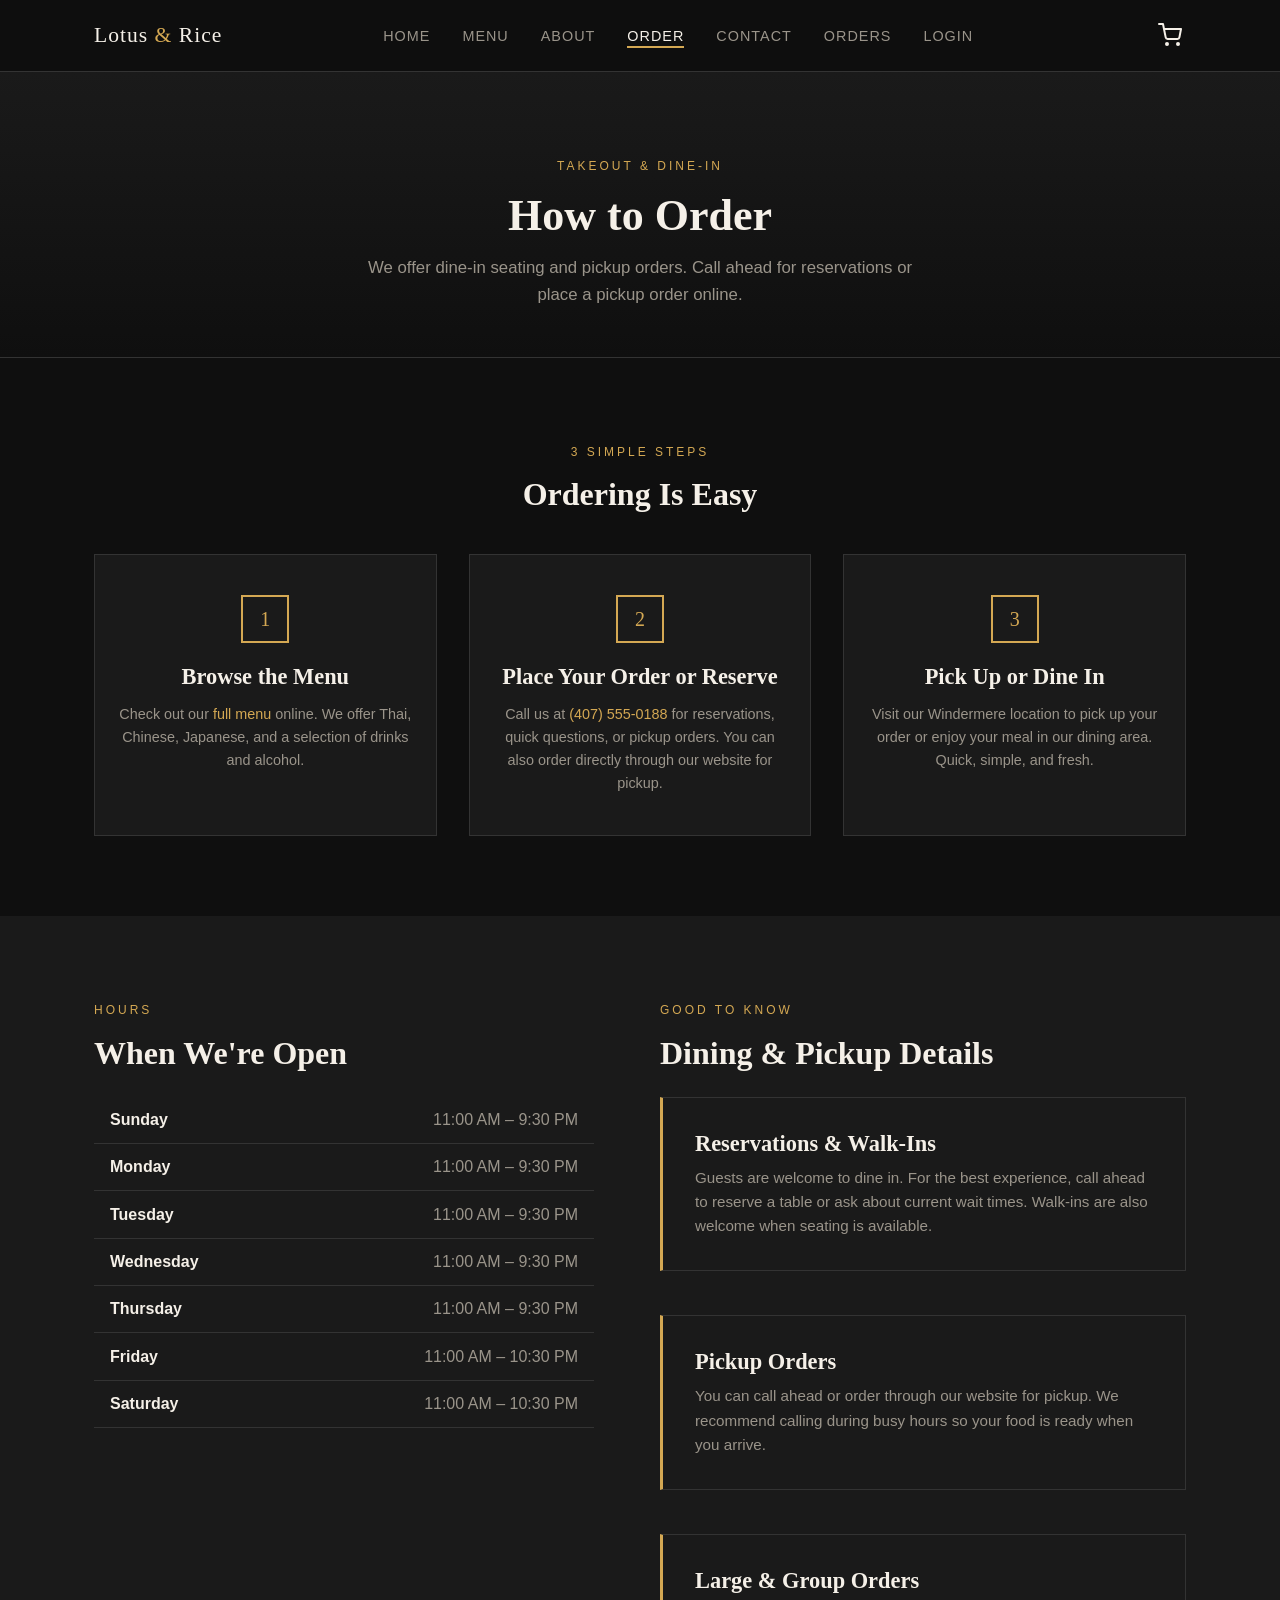
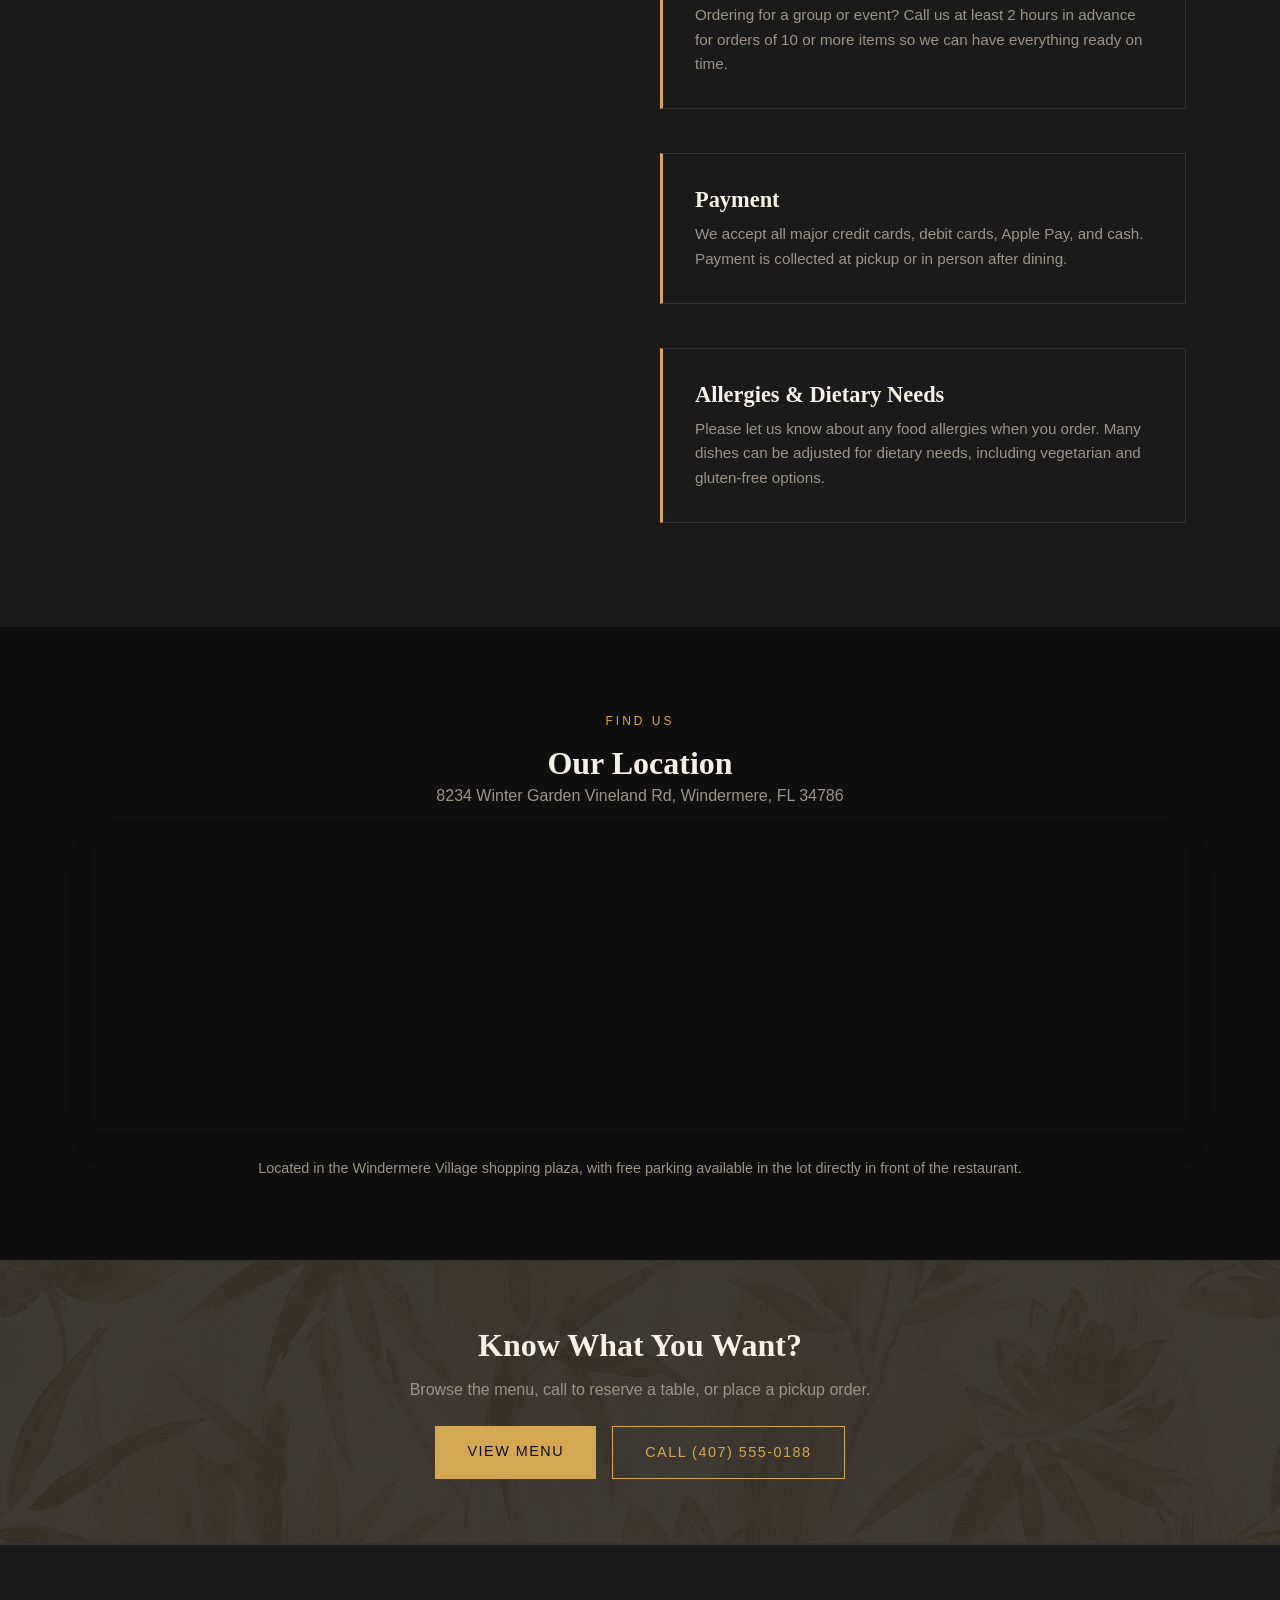
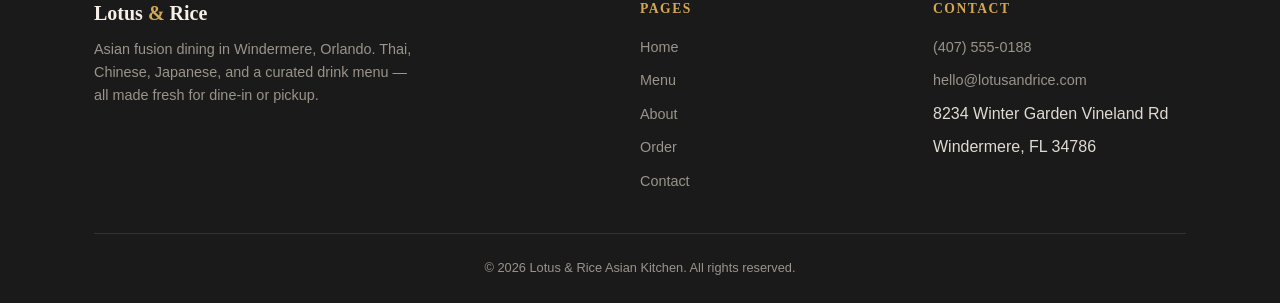
<file: order.html>
<!DOCTYPE html>
<html lang="en">
<head>
  <meta charset="UTF-8">
  <meta name="viewport" content="width=device-width, initial-scale=1.0">
  <title>Order &amp; Reservations | Lotus &amp; Rice Asian Kitchen</title>
  <meta name="description" content="Learn how to order pickup or reserve a table at Lotus & Rice Asian Kitchen in Windermere, Orlando.">
  <link rel="stylesheet" href="styles.css">
</head>
<body>

  <!-- Navigation -->
  <nav class="nav">
    <div class="container">
      <a href="index.html" class="nav__logo">Lotus <span>&amp;</span> Rice</a>
      <ul class="nav__links" id="navLinks">
        <li><a href="index.html">Home</a></li>
        <li><a href="menu.html">Menu</a></li>
        <li><a href="about.html">About</a></li>
        <li><a href="order.html" class="active">Order</a></li>
        <li><a href="contact.html">Contact</a></li>
        <li><a href="orders.html">Orders</a></li>
      </ul>
      <button class="nav__cart" id="cartBtn" aria-label="Open cart">
        <svg width="24" height="24" viewBox="0 0 24 24" fill="none" stroke="currentColor" stroke-width="2" stroke-linecap="round" stroke-linejoin="round"><circle cx="9" cy="21" r="1"/><circle cx="20" cy="21" r="1"/><path d="M1 1h4l2.68 13.39a2 2 0 0 0 2 1.61h9.72a2 2 0 0 0 2-1.61L23 6H6"/></svg>
        <span class="nav__cart-badge" id="cartBadge" style="display:none;">0</span>
      </button>
      <button class="nav__toggle" id="navToggle" aria-label="Toggle navigation">
        <span></span><span></span><span></span>
      </button>
    </div>
  </nav>

  <!-- Page Header -->
  <header class="page-header">
    <div class="container">
      <span class="section-label">Takeout &amp; Dine-In</span>
      <h1>How to Order</h1>
      <p>We offer dine-in seating and pickup orders. Call ahead for reservations or place a pickup order online.</p>
    </div>
  </header>

  <!-- Order Steps -->
  <section class="section">
    <div class="container">
      <div class="text-center" style="margin-bottom: 1rem;">
        <span class="section-label">3 Simple Steps</span>
        <h2>Ordering Is Easy</h2>
      </div>
      <div class="order-steps">
        <div class="order-step">
          <div class="order-step__number">1</div>
          <h3>Browse the Menu</h3>
          <p>Check out our <a href="menu.html">full menu</a> online. We offer Thai, Chinese,
             Japanese, and a selection of drinks and alcohol.</p>
        </div>
        <div class="order-step">
          <div class="order-step__number">2</div>
          <h3>Place Your Order or Reserve</h3>
          <p>Call us at <a href="tel:+14075550188">(407) 555-0188</a> for reservations, quick questions,
             or pickup orders. You can also order directly through our website for pickup.</p>
        </div>
        <div class="order-step">
          <div class="order-step__number">3</div>
          <h3>Pick Up or Dine In</h3>
          <p>Visit our Windermere location to pick up your order or enjoy your meal in our dining area.
             Quick, simple, and fresh.</p>
        </div>
      </div>
    </div>
  </section>

  <!-- Details -->
  <section class="section section--alt">
    <div class="container">
      <div class="grid-2">

        <!-- Hours -->
        <div>
          <span class="section-label">Hours</span>
          <h2>When We're Open</h2>
          <table class="hours-table" style="margin-top: 1.5rem; margin-left: 0;">
            <tr>
              <td>Sunday</td>
              <td>11:00 AM &ndash; 9:30 PM</td>
            </tr>
            <tr>
              <td>Monday</td>
              <td>11:00 AM &ndash; 9:30 PM</td>
            </tr>
            <tr>
              <td>Tuesday</td>
              <td>11:00 AM &ndash; 9:30 PM</td>
            </tr>
            <tr>
              <td>Wednesday</td>
              <td>11:00 AM &ndash; 9:30 PM</td>
            </tr>
            <tr>
              <td>Thursday</td>
              <td>11:00 AM &ndash; 9:30 PM</td>
            </tr>
            <tr>
              <td>Friday</td>
              <td>11:00 AM &ndash; 10:30 PM</td>
            </tr>
            <tr>
              <td>Saturday</td>
              <td>11:00 AM &ndash; 10:30 PM</td>
            </tr>
          </table>
        </div>

        <!-- Policies -->
        <div>
          <span class="section-label">Good to Know</span>
          <h2>Dining &amp; Pickup Details</h2>
          <div style="margin-top: 1.5rem; display: flex; flex-direction: column; gap: 1.25rem;">
            <div class="info-box">
              <h3>Reservations &amp; Walk-Ins</h3>
              <p>Guests are welcome to dine in. For the best experience, call ahead to reserve a table
                 or ask about current wait times. Walk-ins are also welcome when seating is available.</p>
            </div>
            <div class="info-box">
              <h3>Pickup Orders</h3>
              <p>You can call ahead or order through our website for pickup. We recommend calling during
                 busy hours so your food is ready when you arrive.</p>
            </div>
            <div class="info-box">
              <h3>Large &amp; Group Orders</h3>
              <p>Ordering for a group or event? Call us at least 2 hours in advance for
                 orders of 10 or more items so we can have everything ready on time.</p>
            </div>
            <div class="info-box">
              <h3>Payment</h3>
              <p>We accept all major credit cards, debit cards, Apple Pay, and cash.
                 Payment is collected at pickup or in person after dining.</p>
            </div>
            <div class="info-box">
              <h3>Allergies &amp; Dietary Needs</h3>
              <p>Please let us know about any food allergies when you order. Many dishes
                 can be adjusted for dietary needs, including vegetarian and gluten-free options.</p>
            </div>
          </div>
        </div>

      </div>
    </div>
  </section>

  <!-- Location -->
  <section class="section">
    <div class="container text-center">
      <span class="section-label">Find Us</span>
      <h2>Our Location</h2>
      <p style="color: var(--color-text-muted); margin-bottom: 1.5rem;">
        8234 Winter Garden Vineland Rd, Windermere, FL 34786
      </p>
      <div class="map-container">
        <iframe
          src="https://www.google.com/maps?q=8234+Winter+Garden+Vineland+Rd,+Windermere,+FL+34786&output=embed"
          width="100%"
          height="300"
          style="border:0;"
          allowfullscreen=""
          loading="lazy"
          referrerpolicy="no-referrer-when-downgrade">
        </iframe>
      </div>
      <p style="color: var(--color-text-muted); margin-top: 1.5rem; font-size: 0.9rem;">
        Located in the Windermere Village shopping plaza, with free parking available in
        the lot directly in front of the restaurant.
      </p>
    </div>
  </section>

  <!-- CTA Banner -->
  <section class="cta-banner">
    <div class="container">
      <h2>Know What You Want?</h2>
      <p>Browse the menu, call to reserve a table, or place a pickup order.</p>
      <div class="btn-group">
        <a href="menu.html" class="btn btn--primary">View Menu</a>
        <a href="tel:+14075550188" class="btn btn--outline">Call (407) 555-0188</a>
      </div>
    </div>
  </section>

  <!-- Footer -->
  <footer class="footer">
    <div class="container">
      <div class="footer__grid">
        <div class="footer__brand">
          <h3>Lotus <span>&amp;</span> Rice</h3>
          <p>Asian fusion dining in Windermere, Orlando. Thai, Chinese, Japanese,
             and a curated drink menu &mdash; all made fresh for dine-in or pickup.</p>
        </div>
        <div class="footer__col">
          <h4>Pages</h4>
          <ul>
            <li><a href="index.html">Home</a></li>
            <li><a href="menu.html">Menu</a></li>
            <li><a href="about.html">About</a></li>
            <li><a href="order.html">Order</a></li>
            <li><a href="contact.html">Contact</a></li>
          </ul>
        </div>
        <div class="footer__col">
          <h4>Contact</h4>
          <ul>
            <li><a href="tel:+14075550188">(407) 555-0188</a></li>
            <li><a href="mailto:hello@lotusandrice.com">hello@lotusandrice.com</a></li>
            <li>8234 Winter Garden Vineland Rd</li>
            <li>Windermere, FL 34786</li>
          </ul>
        </div>
      </div>
      <div class="footer__bottom">
        <p>&copy; 2026 Lotus &amp; Rice Asian Kitchen. All rights reserved.</p>
      </div>
    </div>
  </footer>

  <!-- Cart Overlay & Drawer -->
  <div class="cart-overlay" id="cartOverlay"></div>
  <aside class="cart-drawer" id="cartDrawer">
    <div class="cart-drawer__header">
      <h3>Your Cart</h3>
      <button class="cart-drawer__close" id="cartClose">&times;</button>
    </div>
    <div class="cart-drawer__body" id="cartBody"></div>
    <div class="cart-drawer__footer" id="cartFooter"></div>
  </aside>

  <script src="cart.js"></script>
  <script src="auth.js"></script>
  <script>
    document.getElementById("navToggle").addEventListener("click", function () {
      document.getElementById("navLinks").classList.toggle("open");
    });
  </script>

</body>
</html>
</file>
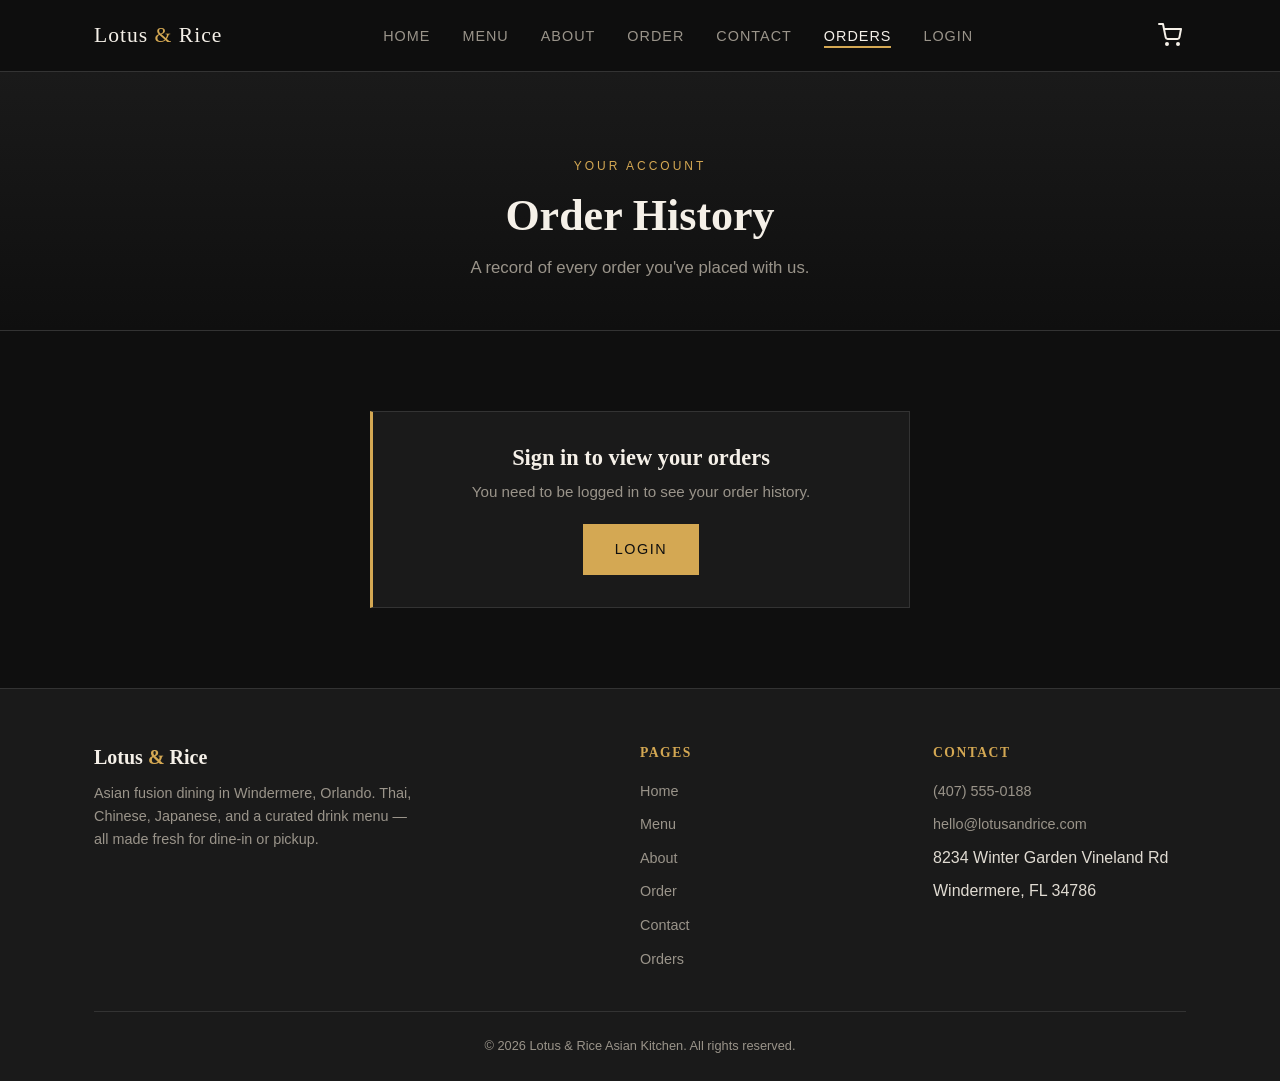
<file: orders.html>
<!DOCTYPE html>
<html lang="en">
<head>
  <meta charset="UTF-8">
  <meta name="viewport" content="width=device-width, initial-scale=1.0">
  <title>Order History | Lotus &amp; Rice Asian Kitchen</title>
  <meta name="description" content="View your past orders at Lotus & Rice Asian Kitchen.">
  <link rel="stylesheet" href="styles.css">
</head>
<body>

  <!-- Navigation -->
  <nav class="nav">
    <div class="container">
      <a href="index.html" class="nav__logo">Lotus <span>&amp;</span> Rice</a>
      <ul class="nav__links" id="navLinks">
        <li><a href="index.html">Home</a></li>
        <li><a href="menu.html">Menu</a></li>
        <li><a href="about.html">About</a></li>
        <li><a href="order.html">Order</a></li>
        <li><a href="contact.html">Contact</a></li>
        <li><a href="orders.html" class="active">Orders</a></li>
      </ul>
      <button class="nav__cart" id="cartBtn" aria-label="Open cart">
        <svg width="24" height="24" viewBox="0 0 24 24" fill="none" stroke="currentColor" stroke-width="2" stroke-linecap="round" stroke-linejoin="round"><circle cx="9" cy="21" r="1"/><circle cx="20" cy="21" r="1"/><path d="M1 1h4l2.68 13.39a2 2 0 0 0 2 1.61h9.72a2 2 0 0 0 2-1.61L23 6H6"/></svg>
        <span class="nav__cart-badge" id="cartBadge" style="display:none;">0</span>
      </button>
      <button class="nav__toggle" id="navToggle" aria-label="Toggle navigation">
        <span></span><span></span><span></span>
      </button>
    </div>
  </nav>

  <!-- Page Header -->
  <header class="page-header">
    <div class="container">
      <span class="section-label">Your Account</span>
      <h1>Order History</h1>
      <p>A record of every order you've placed with us.</p>
    </div>
  </header>

  <!-- Orders Content -->
  <section class="section">
    <div class="container">
      <div id="ordersContent"></div>
    </div>
  </section>

  <!-- Footer -->
  <footer class="footer">
    <div class="container">
      <div class="footer__grid">
        <div class="footer__brand">
          <h3>Lotus <span>&amp;</span> Rice</h3>
          <p>Asian fusion dining in Windermere, Orlando. Thai, Chinese, Japanese,
            and a curated drink menu &mdash; all made fresh for dine-in or pickup.</p>
        </div>
        <div class="footer__col">
          <h4>Pages</h4>
          <ul>
            <li><a href="index.html">Home</a></li>
            <li><a href="menu.html">Menu</a></li>
            <li><a href="about.html">About</a></li>
            <li><a href="order.html">Order</a></li>
            <li><a href="contact.html">Contact</a></li>
            <li><a href="orders.html">Orders</a></li>
          </ul>
        </div>
        <div class="footer__col">
          <h4>Contact</h4>
          <ul>
            <li><a href="tel:+14075550188">(407) 555-0188</a></li>
            <li><a href="mailto:hello@lotusandrice.com">hello@lotusandrice.com</a></li>
            <li>8234 Winter Garden Vineland Rd</li>
            <li>Windermere, FL 34786</li>
          </ul>
        </div>
      </div>
      <div class="footer__bottom">
        <p>&copy; 2026 Lotus &amp; Rice Asian Kitchen. All rights reserved.</p>
      </div>
    </div>
  </footer>

  <!-- Cart Overlay & Drawer -->
  <div class="cart-overlay" id="cartOverlay"></div>
  <aside class="cart-drawer" id="cartDrawer">
    <div class="cart-drawer__header">
      <h3>Your Cart</h3>
      <button class="cart-drawer__close" id="cartClose">&times;</button>
    </div>
    <div class="cart-drawer__body" id="cartBody"></div>
    <div class="cart-drawer__footer" id="cartFooter"></div>
  </aside>

  <script src="cart.js"></script>
  <script src="auth.js"></script>
  <script>
    document.getElementById("navToggle").addEventListener("click", function () {
      document.getElementById("navLinks").classList.toggle("open");
    });

    function escapeHTML(str) {
      var d = document.createElement('div');
      d.appendChild(document.createTextNode(String(str)));
      return d.innerHTML;
    }

    document.addEventListener('DOMContentLoaded', function () {
      var name = localStorage.getItem('lr_name');
      var email = localStorage.getItem('lr_email') || '';
      var container = document.getElementById('ordersContent');

      if (!name) {
        container.innerHTML =
          '<div class="info-box" style="max-width:540px;margin:0 auto;text-align:center;">' +
            '<h3>Sign in to view your orders</h3>' +
            '<p>You need to be logged in to see your order history.</p>' +
            '<a href="login.html" class="btn btn--primary" style="display:inline-block;margin-top:1.25rem;">Login</a>' +
          '</div>';
        return;
      }

      var allOrders = [];
      try {
        var raw = localStorage.getItem('lotusrice_orders');
        if (raw) allOrders = JSON.parse(raw);
      } catch (e) {}

      var orders = allOrders.filter(function (o) { return o.email === email; });
      orders = orders.slice().reverse();

      if (orders.length === 0) {
        container.innerHTML =
          '<div class="info-box" style="max-width:540px;margin:0 auto;text-align:center;">' +
            '<h3>No orders yet</h3>' +
            '<p>You haven\'t placed any orders with this account. Browse the menu to get started.</p>' +
            '<a href="menu.html" class="btn btn--primary" style="display:inline-block;margin-top:1.25rem;">Browse Menu</a>' +
          '</div>';
        return;
      }

      var html = '<p style="color:var(--color-text-muted);margin-bottom:2rem;">' +
        orders.length + ' order' + (orders.length !== 1 ? 's' : '') + ' for ' + escapeHTML(email) +
      '</p>';

      orders.forEach(function (order) {
        var d = new Date(order.date);
        var dateStr = d.toLocaleDateString('en-US', {
          weekday: 'long', year: 'numeric', month: 'long', day: 'numeric'
        });
        var timeStr = d.toLocaleTimeString('en-US', { hour: '2-digit', minute: '2-digit' });

        var itemRows = '';
        order.items.forEach(function (item) {
          itemRows +=
            '<tr>' +
              '<td>' + escapeHTML(item.name) + '</td>' +
              '<td>' + item.qty + '</td>' +
              '<td>$' + item.price.toFixed(2) + '</td>' +
              '<td>$' + (item.price * item.qty).toFixed(2) + '</td>' +
            '</tr>';
        });

        html +=
          '<div class="order-card">' +
            '<div class="order-card__header">' +
              '<span class="order-card__date">' + escapeHTML(dateStr) + ' &mdash; ' + escapeHTML(timeStr) + '</span>' +
              '<span class="order-card__id">Order #' + order.id + '</span>' +
            '</div>' +
            '<table class="order-card__items">' +
              '<thead><tr><th>Item</th><th>Qty</th><th>Price</th><th>Total</th></tr></thead>' +
              '<tbody>' + itemRows + '</tbody>' +
            '</table>' +
            '<div class="order-card__totals">' +
              '<div class="order-card__total-row"><span>Subtotal</span><span>$' + order.subtotal.toFixed(2) + '</span></div>' +
              '<div class="order-card__total-row"><span>Tax (7%)</span><span>$' + order.tax.toFixed(2) + '</span></div>' +
              '<div class="order-card__total-row order-card__total-row--grand"><span>Total</span><span>$' + order.total.toFixed(2) + '</span></div>' +
            '</div>' +
          '</div>';
      });

      container.innerHTML = html;
    });
  </script>

</body>
</html>
</file>
<file: styles.css>
/* ===== Reset & Base ===== */
*,
*::before,
*::after {
  margin: 0;
  padding: 0;
  box-sizing: border-box;
}

:root {
  --color-bg: #0f0f0f;
  --color-surface: #1a1a1a;
  --color-surface-alt: #222222;
  --color-gold: #d4a853;
  --color-gold-light: #e8c97a;
  --color-red: #a1303b;
  --color-red-dark: #7a2530;
  --color-cream: #f5f0e8;
  --color-text: #e0dbd2;
  --color-text-muted: #9a948a;
  --color-border: #333333;
  --font-heading: "Georgia", "Times New Roman", serif;
  --font-body: "Segoe UI", "Helvetica Neue", Arial, sans-serif;
  --max-width: 1140px;
  --nav-height: 72px;
}

html {
  scroll-behavior: smooth;
}

body {
  font-family: var(--font-body);
  background-color: var(--color-bg);
  color: var(--color-text);
  line-height: 1.6;
  min-height: 100vh;
  display: flex;
  flex-direction: column;
}

a {
  color: var(--color-gold);
  text-decoration: none;
  transition: color 0.2s;
}

a:hover {
  color: var(--color-gold-light);
}

img {
  max-width: 100%;
  display: block;
}

ul {
  list-style: none;
}

/* ===== Typography ===== */
h1, h2, h3, h4 {
  font-family: var(--font-heading);
  color: var(--color-cream);
  line-height: 1.25;
}

h1 { font-size: 2.75rem; }
h2 { font-size: 2rem; }
h3 { font-size: 1.4rem; }
h4 { font-size: 1.15rem; }

.section-label {
  display: inline-block;
  text-transform: uppercase;
  letter-spacing: 3px;
  font-size: 0.75rem;
  color: var(--color-gold);
  margin-bottom: 0.75rem;
}

/* ===== Layout Utilities ===== */
.container {
  width: 100%;
  max-width: var(--max-width);
  margin: 0 auto;
  padding: 0 1.5rem;
}

.section {
  padding: 5rem 0;
}

.section--alt {
  background-color: var(--color-surface);
}

.text-center {
  text-align: center;
}

.grid-2 {
  display: grid;
  grid-template-columns: 1fr 1fr;
  gap: 2.5rem;
}

.grid-3 {
  display: grid;
  grid-template-columns: repeat(3, 1fr);
  gap: 2rem;
}

/* ===== Navigation ===== */
.nav {
  position: sticky;
  top: 0;
  z-index: 100;
  background-color: rgba(15, 15, 15, 0.95);
  backdrop-filter: blur(8px);
  border-bottom: 1px solid var(--color-border);
  height: var(--nav-height);
  display: flex;
  align-items: center;
}

.nav .container {
  display: flex;
  justify-content: space-between;
  align-items: center;
}

.nav__logo {
  font-family: var(--font-heading);
  font-size: 1.35rem;
  color: var(--color-cream);
  letter-spacing: 1px;
}

.nav__logo span {
  color: var(--color-gold);
}

.nav__links {
  display: flex;
  gap: 2rem;
}

.nav__links a {
  color: var(--color-text-muted);
  font-size: 0.9rem;
  text-transform: uppercase;
  letter-spacing: 1px;
  position: relative;
  padding-bottom: 4px;
}

.nav__links a::after {
  content: "";
  position: absolute;
  bottom: 0;
  left: 0;
  width: 0;
  height: 2px;
  background-color: var(--color-gold);
  transition: width 0.3s;
}

.nav__links a:hover,
.nav__links a.active {
  color: var(--color-cream);
}

.nav__links a:hover::after,
.nav__links a.active::after {
  width: 100%;
}

.nav__toggle {
  display: none;
  flex-direction: column;
  gap: 5px;
  background: none;
  border: none;
  cursor: pointer;
  padding: 4px;
}

.nav__toggle span {
  display: block;
  width: 24px;
  height: 2px;
  background-color: var(--color-cream);
  transition: 0.3s;
}

/* ===== Hero ===== */
.hero {
  position: relative;
  min-height: 85vh;
  display: flex;
  align-items: center;
  justify-content: center;
  text-align: center;
  background: url('public/images/hero.jpg') center / cover no-repeat;
  overflow: hidden;
}

.hero::before {
  content: "";
  position: absolute;
  inset: 0;
  background: rgba(15, 15, 15, 0.6);
}

.hero__content {
  position: relative;
  z-index: 1;
  max-width: 700px;
  padding: 2rem 1.5rem;
}

.hero__content h1 {
  font-size: 3.5rem;
  margin-bottom: 0.75rem;
}

.hero__content h1 span {
  color: var(--color-gold);
}

.hero__subtitle {
  font-size: 1.15rem;
  color: var(--color-text-muted);
  margin-bottom: 2rem;
  max-width: 520px;
  margin-left: auto;
  margin-right: auto;
}

.hero__tagline {
  display: inline-block;
  text-transform: uppercase;
  letter-spacing: 4px;
  font-size: 0.8rem;
  color: var(--color-gold);
  margin-bottom: 1.5rem;
  border: 1px solid var(--color-gold);
  padding: 0.4rem 1.25rem;
}

/* ===== Buttons ===== */
.btn {
  display: inline-block;
  padding: 0.85rem 2rem;
  font-size: 0.9rem;
  font-family: var(--font-body);
  text-transform: uppercase;
  letter-spacing: 1.5px;
  border: none;
  cursor: pointer;
  transition: all 0.3s;
}

.btn--primary {
  background-color: var(--color-gold);
  color: var(--color-bg);
}

.btn--primary:hover {
  background-color: var(--color-gold-light);
  color: var(--color-bg);
}

.btn--outline {
  background: transparent;
  border: 1px solid var(--color-gold);
  color: var(--color-gold);
}

.btn--outline:hover {
  background-color: var(--color-gold);
  color: var(--color-bg);
}

.btn-group {
  display: flex;
  gap: 1rem;
  justify-content: center;
  flex-wrap: wrap;
}

/* ===== Cards ===== */
.card {
  background-color: var(--color-surface);
  border: 1px solid var(--color-border);
  padding: 2rem;
  transition: border-color 0.3s, transform 0.3s;
}

.card:hover {
  border-color: var(--color-gold);
  transform: translateY(-4px);
}

.card__icon {
  font-size: 2.5rem;
  margin-bottom: 1rem;
}

.card h3 {
  margin-bottom: 0.75rem;
}

.card p {
  color: var(--color-text-muted);
  font-size: 0.95rem;
}

/* ===== Page Header (inner pages) ===== */
.page-header {
  padding: 5rem 0 3rem;
  text-align: center;
  background: linear-gradient(
    180deg,
    var(--color-surface) 0%,
    var(--color-bg) 100%
  );
  border-bottom: 1px solid var(--color-border);
}

.page-header h1 {
  margin-bottom: 0.75rem;
}

.page-header p {
  color: var(--color-text-muted);
  max-width: 560px;
  margin: 0 auto;
  font-size: 1.05rem;
}

/* ===== Menu Styles ===== */
.menu-category {
  margin-bottom: 3.5rem;
}

.menu-category h2 {
  padding-bottom: 0.75rem;
  border-bottom: 1px solid var(--color-border);
  margin-bottom: 1.5rem;
}

.menu-category h2 span {
  color: var(--color-gold);
  font-size: 1rem;
  font-family: var(--font-body);
  font-weight: normal;
  margin-left: 0.5rem;
}

.menu-item {
  display: flex;
  justify-content: space-between;
  align-items: baseline;
  padding: 0.85rem 0;
  border-bottom: 1px solid rgba(51, 51, 51, 0.5);
}

.menu-item:last-child {
  border-bottom: none;
}

.menu-item__info {
  flex: 1;
  padding-right: 1.5rem;
}

.menu-item__name {
  font-family: var(--font-heading);
  color: var(--color-cream);
  font-size: 1.05rem;
}

.menu-item__desc {
  font-size: 0.85rem;
  color: var(--color-text-muted);
  margin-top: 0.2rem;
}

.menu-item__price {
  color: var(--color-gold);
  font-weight: 600;
  white-space: nowrap;
}

.menu-item__tag {
  display: inline-block;
  font-size: 0.65rem;
  text-transform: uppercase;
  letter-spacing: 1px;
  padding: 0.15rem 0.5rem;
  margin-left: 0.5rem;
  vertical-align: middle;
}

.menu-item__tag--spicy {
  background-color: var(--color-red);
  color: var(--color-cream);
}

.menu-item__tag--popular {
  background-color: var(--color-gold);
  color: var(--color-bg);
}

.menu-item__tag--veggie {
  background-color: #3a7d44;
  color: var(--color-cream);
}

.menu-nav {
  display: flex;
  gap: 0.75rem;
  justify-content: center;
  flex-wrap: wrap;
  margin-bottom: 3rem;
}

.menu-nav a {
  padding: 0.5rem 1.25rem;
  font-size: 0.85rem;
  text-transform: uppercase;
  letter-spacing: 1px;
  border: 1px solid var(--color-border);
  color: var(--color-text-muted);
  transition: all 0.3s;
}

.menu-nav a:hover {
  border-color: var(--color-gold);
  color: var(--color-gold);
}

/* ===== About Page ===== */
.about-story {
  display: grid;
  grid-template-columns: 1fr 1fr;
  gap: 3.5rem;
  align-items: center;
}

.about-story__text h2 {
  margin-bottom: 1.25rem;
}

.about-story__text p {
  margin-bottom: 1rem;
  color: var(--color-text-muted);
}

.about-story__image {
  aspect-ratio: 4 / 3;
  border: 1px solid var(--color-border);
  overflow: hidden;
}

.about-story__image img {
  width: 100%;
  height: 100%;
  object-fit: cover;
}

.values-grid {
  display: grid;
  grid-template-columns: repeat(3, 1fr);
  gap: 2rem;
  margin-top: 2.5rem;
}

.value-card {
  text-align: center;
  padding: 2.5rem 1.5rem;
  border: 1px solid var(--color-border);
  background-color: var(--color-surface);
}

.value-card__icon {
  font-size: 2.25rem;
  margin-bottom: 1rem;
}

.value-card h3 {
  margin-bottom: 0.75rem;
}

.value-card p {
  color: var(--color-text-muted);
  font-size: 0.9rem;
}

/* ===== Order Page ===== */
.order-steps {
  display: grid;
  grid-template-columns: repeat(3, 1fr);
  gap: 2rem;
  margin-top: 2.5rem;
}

.order-step {
  text-align: center;
  padding: 2.5rem 1.5rem;
  border: 1px solid var(--color-border);
  background-color: var(--color-surface);
  position: relative;
}

.order-step__number {
  display: inline-flex;
  align-items: center;
  justify-content: center;
  width: 48px;
  height: 48px;
  border: 2px solid var(--color-gold);
  color: var(--color-gold);
  font-family: var(--font-heading);
  font-size: 1.25rem;
  margin-bottom: 1.25rem;
}

.order-step h3 {
  margin-bottom: 0.75rem;
}

.order-step p {
  color: var(--color-text-muted);
  font-size: 0.9rem;
}

.info-box {
  background-color: var(--color-surface);
  border: 1px solid var(--color-border);
  border-left: 3px solid var(--color-gold);
  padding: 2rem;
  margin-bottom: 1.5rem;
}

.info-box h3 {
  margin-bottom: 0.5rem;
}

.info-box p {
  color: var(--color-text-muted);
  font-size: 0.95rem;
}

.hours-table {
  width: 100%;
  max-width: 500px;
  margin: 1.5rem auto;
  border-collapse: collapse;
}

.hours-table td {
  padding: 0.65rem 1rem;
  border-bottom: 1px solid var(--color-border);
}

.hours-table td:first-child {
  color: var(--color-cream);
  font-weight: 600;
}

.hours-table td:last-child {
  text-align: right;
  color: var(--color-text-muted);
}

/* ===== Contact Page ===== */
.contact-grid {
  display: grid;
  grid-template-columns: 1fr 1fr;
  gap: 3rem;
  align-items: start;
}

.contact-col {
  display: flex;
  flex-direction: column;
}

.contact-form {
  display: flex;
  flex-direction: column;
  gap: 1.25rem;
}

.form-group {
  display: flex;
  flex-direction: column;
  gap: 0.4rem;
}

.form-group label {
  font-size: 0.85rem;
  text-transform: uppercase;
  letter-spacing: 1px;
  color: var(--color-text-muted);
}

.form-group input,
.form-group textarea,
.form-group select {
  width: 100%;
  background-color: var(--color-surface);
  border: 1px solid var(--color-border);
  color: var(--color-cream);
  padding: 0.75rem 1rem;
  font-family: var(--font-body);
  font-size: 0.95rem;
  transition: border-color 0.3s;
}

.form-group input:focus,
.form-group textarea:focus,
.form-group select:focus {
  outline: none;
  border-color: var(--color-gold);
}

.form-group textarea {
  resize: vertical;
  min-height: 140px;
}

.contact-info-list {
  display: flex;
  flex-direction: column;
  gap: 1.75rem;
}

.contact-info-item {
  display: flex;
  gap: 1rem;
  align-items: flex-start;
}

.contact-info-item__icon {
  font-size: 1.5rem;
  flex-shrink: 0;
  width: 40px;
  text-align: center;
}

.contact-info-item h4 {
  margin-bottom: 0.25rem;
}

.contact-info-item p {
  color: var(--color-text-muted);
  font-size: 0.9rem;
}

.contact-info-simple {
  display: flex;
  flex-direction: column;
  gap: 1.25rem;
  margin-bottom: 0.5rem;
}

.contact-info-simple__item strong {
  display: block;
  font-size: 0.85rem;
  text-transform: uppercase;
  letter-spacing: 1px;
  color: var(--color-text-muted);
  margin-bottom: 0.25rem;
}

.contact-info-simple__item p {
  color: var(--color-text);
  font-size: 0.95rem;
  margin: 0;
}

.map-placeholder {
  margin-top: 2rem;
  aspect-ratio: 16 / 9;
  background-color: var(--color-surface-alt);
  border: 1px solid var(--color-border);
  display: flex;
  align-items: center;
  justify-content: center;
  color: var(--color-text-muted);
  font-size: 0.9rem;
}

.map-container {
  margin-top: 20px;
  border-radius: 14px;
  overflow: hidden;
  box-shadow: 0 12px 30px rgba(0, 0, 0, 0.12);
}

.map-container iframe {
  display: block;
}

/* ===== Auth Nav ===== */
.nav__greeting {
  color: var(--color-gold);
  font-size: 0.9rem;
  text-transform: uppercase;
  letter-spacing: 1px;
  padding-bottom: 4px;
}

/* ===== Login Page ===== */
.login-wrapper {
  max-width: 480px;
  margin: 0 auto;
}

/* ===== Order History ===== */
.order-card {
  background-color: var(--color-surface);
  border: 1px solid var(--color-border);
  border-top: 3px solid var(--color-gold);
  margin-bottom: 2rem;
  padding: 1.75rem 2rem;
}

.order-card__header {
  display: flex;
  justify-content: space-between;
  align-items: baseline;
  flex-wrap: wrap;
  gap: 0.5rem;
  padding-bottom: 1rem;
  margin-bottom: 1rem;
  border-bottom: 1px solid var(--color-border);
}

.order-card__date {
  font-family: var(--font-heading);
  color: var(--color-cream);
  font-size: 1.05rem;
}

.order-card__id {
  font-size: 0.78rem;
  color: var(--color-text-muted);
  letter-spacing: 1px;
  text-transform: uppercase;
}

.order-card__items {
  width: 100%;
  border-collapse: collapse;
  margin-bottom: 1.25rem;
}

.order-card__items th,
.order-card__items td {
  padding: 0.5rem 0.75rem;
  text-align: left;
  border-bottom: 1px solid rgba(51, 51, 51, 0.5);
  font-size: 0.9rem;
}

.order-card__items th {
  color: var(--color-text-muted);
  font-size: 0.72rem;
  text-transform: uppercase;
  letter-spacing: 1px;
  font-weight: normal;
  font-family: var(--font-body);
}

.order-card__items td:last-child,
.order-card__items th:last-child {
  text-align: right;
}

.order-card__items td:last-child {
  color: var(--color-gold);
}

.order-card__totals {
  border-top: 1px solid var(--color-border);
  padding-top: 0.75rem;
  max-width: 320px;
  margin-left: auto;
}

.order-card__total-row {
  display: flex;
  justify-content: space-between;
  padding: 0.3rem 0;
  font-size: 0.9rem;
  color: var(--color-text-muted);
}

.order-card__total-row--grand {
  border-top: 1px solid var(--color-gold);
  margin-top: 0.4rem;
  padding-top: 0.6rem;
  color: var(--color-cream);
  font-weight: 700;
  font-size: 1rem;
}

/* ===== Footer ===== */
.footer {
  margin-top: auto;
  background-color: var(--color-surface);
  border-top: 1px solid var(--color-border);
  padding: 3.5rem 0 1.5rem;
}

.footer__grid {
  display: grid;
  grid-template-columns: 2fr 1fr 1fr;
  gap: 2.5rem;
  margin-bottom: 2.5rem;
}

.footer__brand h3 {
  font-size: 1.25rem;
  margin-bottom: 0.75rem;
}

.footer__brand h3 span {
  color: var(--color-gold);
}

.footer__brand p {
  color: var(--color-text-muted);
  font-size: 0.9rem;
  max-width: 320px;
}

.footer__col h4 {
  font-size: 0.85rem;
  text-transform: uppercase;
  letter-spacing: 1.5px;
  color: var(--color-gold);
  margin-bottom: 1rem;
}

.footer__col ul {
  display: flex;
  flex-direction: column;
  gap: 0.5rem;
}

.footer__col a {
  color: var(--color-text-muted);
  font-size: 0.9rem;
}

.footer__col a:hover {
  color: var(--color-cream);
}

.footer__bottom {
  text-align: center;
  padding-top: 1.5rem;
  border-top: 1px solid var(--color-border);
  color: var(--color-text-muted);
  font-size: 0.8rem;
}

/* ===== CTA Banner ===== */
.cta-banner {
  text-align: center;
  padding: 4rem 1.5rem;
  background: linear-gradient(rgba(15, 15, 15, 0.75), rgba(15, 15, 15, 0.75)),
    url('public/images/section-bg.jpg') center / cover no-repeat;
  border-top: 1px solid var(--color-border);
  border-bottom: 1px solid var(--color-border);
}

.cta-banner h2 {
  margin-bottom: 0.75rem;
}

.cta-banner p {
  color: var(--color-text-muted);
  margin-bottom: 1.5rem;
  max-width: 500px;
  margin-left: auto;
  margin-right: auto;
}

/* ===== Responsive ===== */
@media (max-width: 900px) {
  h1 { font-size: 2.25rem; }
  .hero__content h1 { font-size: 2.75rem; }

  .grid-2,
  .grid-3,
  .about-story,
  .contact-grid,
  .values-grid,
  .order-steps,
  .footer__grid {
    grid-template-columns: 1fr;
  }

  .about-story__image {
    order: -1;
  }
}

@media (max-width: 640px) {
  :root {
    --nav-height: 62px;
  }

  .hero__content h1 { font-size: 2rem; }
  h1 { font-size: 1.85rem; }
  h2 { font-size: 1.5rem; }
  .section { padding: 3.5rem 0; }

  .nav__links {
    display: none;
    position: absolute;
    top: var(--nav-height);
    left: 0;
    right: 0;
    background-color: var(--color-bg);
    border-bottom: 1px solid var(--color-border);
    flex-direction: column;
    padding: 1.5rem;
    gap: 1.25rem;
  }

  .nav__links.open {
    display: flex;
  }

  .nav__toggle {
    display: flex;
  }

  .menu-item {
    flex-direction: column;
    gap: 0.25rem;
  }

  .menu-item__price {
    font-size: 0.9rem;
  }
}

/* ===== Cart Icon (Nav) ===== */
.nav__cart {
  position: relative;
  background: none;
  border: none;
  color: var(--color-cream);
  cursor: pointer;
  padding: 4px;
  margin-left: 1.25rem;
  display: flex;
  align-items: center;
  transition: color 0.2s;
}

.nav__cart:hover {
  color: var(--color-gold);
}

.nav__cart-badge {
  position: absolute;
  top: -6px;
  right: -8px;
  background-color: var(--color-red);
  color: #fff;
  font-size: 0.65rem;
  font-weight: 700;
  width: 18px;
  height: 18px;
  border-radius: 50%;
  display: flex;
  align-items: center;
  justify-content: center;
  pointer-events: none;
}

/* ===== Cart Overlay ===== */
.cart-overlay {
  position: fixed;
  inset: 0;
  background: rgba(0, 0, 0, 0.55);
  z-index: 200;
  opacity: 0;
  pointer-events: none;
  transition: opacity 0.3s;
}

.cart-overlay.active {
  opacity: 1;
  pointer-events: auto;
}

/* ===== Cart Drawer ===== */
.cart-drawer {
  position: fixed;
  top: 0;
  right: 0;
  width: 400px;
  max-width: 90vw;
  height: 100%;
  background-color: var(--color-surface);
  z-index: 210;
  display: flex;
  flex-direction: column;
  transform: translateX(100%);
  transition: transform 0.3s ease;
  border-left: 1px solid var(--color-border);
}

.cart-drawer.active {
  transform: translateX(0);
}

.cart-drawer__header {
  display: flex;
  justify-content: space-between;
  align-items: center;
  padding: 1.25rem 1.5rem;
  border-bottom: 1px solid var(--color-border);
}

.cart-drawer__header h3 {
  font-size: 1.15rem;
  margin: 0;
}

.cart-drawer__close {
  background: none;
  border: none;
  color: var(--color-text-muted);
  font-size: 1.75rem;
  cursor: pointer;
  line-height: 1;
  padding: 0;
  transition: color 0.2s;
}

.cart-drawer__close:hover {
  color: var(--color-cream);
}

.cart-drawer__body {
  flex: 1;
  overflow-y: auto;
  padding: 1rem 1.5rem;
}

.cart-drawer__footer {
  padding: 1rem 1.5rem;
  border-top: 1px solid var(--color-border);
}

/* ===== Cart Items ===== */
.cart-item {
  padding: 0.85rem 0;
  border-bottom: 1px solid rgba(51, 51, 51, 0.5);
}

.cart-item:last-child {
  border-bottom: none;
}

.cart-item__info {
  display: flex;
  justify-content: space-between;
  margin-bottom: 0.4rem;
}

.cart-item__name {
  color: var(--color-cream);
  font-family: var(--font-heading);
  font-size: 0.95rem;
}

.cart-item__price {
  color: var(--color-text-muted);
  font-size: 0.85rem;
}

.cart-item__controls {
  display: flex;
  align-items: center;
  gap: 0.5rem;
}

.cart-item__qty-btn {
  width: 26px;
  height: 26px;
  display: flex;
  align-items: center;
  justify-content: center;
  background: none;
  border: 1px solid var(--color-border);
  color: var(--color-text);
  font-size: 0.9rem;
  cursor: pointer;
  transition: border-color 0.2s, color 0.2s;
}

.cart-item__qty-btn:hover {
  border-color: var(--color-gold);
  color: var(--color-gold);
}

.cart-item__qty {
  min-width: 20px;
  text-align: center;
  font-size: 0.9rem;
  color: var(--color-cream);
}

.cart-item__line-total {
  margin-left: auto;
  color: var(--color-gold);
  font-weight: 600;
  font-size: 0.9rem;
}

.cart-item__remove {
  background: none;
  border: none;
  color: var(--color-text-muted);
  font-size: 1.2rem;
  cursor: pointer;
  padding: 0 0.15rem;
  line-height: 1;
  transition: color 0.2s;
}

.cart-item__remove:hover {
  color: var(--color-red);
}

.cart-total {
  display: flex;
  justify-content: space-between;
  font-weight: 600;
  color: var(--color-cream);
  font-size: 1.05rem;
  margin-bottom: 1rem;
}

.cart-empty,
.checkout-empty {
  text-align: center;
  padding: 3rem 1rem;
  color: var(--color-text-muted);
}

.cart-empty p,
.checkout-empty p {
  margin-bottom: 1.25rem;
}

/* ===== Menu Add Button ===== */
.menu-item__actions {
  display: flex;
  align-items: center;
  gap: 0.75rem;
  flex-shrink: 0;
}

.menu-item__add {
  width: 28px;
  height: 28px;
  display: flex;
  align-items: center;
  justify-content: center;
  background: none;
  border: 1px solid var(--color-gold);
  color: var(--color-gold);
  font-size: 1rem;
  cursor: pointer;
  transition: background-color 0.2s, color 0.2s;
  flex-shrink: 0;
}

.menu-item__add:hover {
  background-color: var(--color-gold);
  color: var(--color-bg);
}

.menu-item__add--added {
  background-color: #3a7d44;
  border-color: #3a7d44;
  color: #fff;
}

/* ===== Small Button Variant ===== */
.btn--sm {
  padding: 0.5rem 1.25rem;
  font-size: 0.8rem;
}

/* ===== Checkout Page ===== */
.checkout-table {
  width: 100%;
  border-collapse: collapse;
  margin-bottom: 2rem;
}

.checkout-table th,
.checkout-table td {
  padding: 0.75rem 1rem;
  text-align: left;
  border-bottom: 1px solid var(--color-border);
}

.checkout-table th {
  color: var(--color-gold);
  font-size: 0.8rem;
  text-transform: uppercase;
  letter-spacing: 1px;
}

.checkout-table td {
  color: var(--color-text);
}

.checkout-table td:last-child {
  color: var(--color-gold);
  font-weight: 600;
}

.checkout-summary {
  max-width: 360px;
  margin-left: auto;
}

.checkout-summary__row {
  display: flex;
  justify-content: space-between;
  padding: 0.5rem 0;
  color: var(--color-text-muted);
  font-size: 0.95rem;
}

.checkout-summary__row--total {
  border-top: 2px solid var(--color-gold);
  margin-top: 0.5rem;
  padding-top: 0.75rem;
  color: var(--color-cream);
  font-size: 1.15rem;
  font-weight: 700;
}

/* ===== Cart Responsive ===== */
@media (max-width: 640px) {
  .cart-drawer {
    width: 100%;
    max-width: 100vw;
  }

  .checkout-table th,
  .checkout-table td {
    padding: 0.5rem 0.5rem;
    font-size: 0.85rem;
  }
}
</file>
